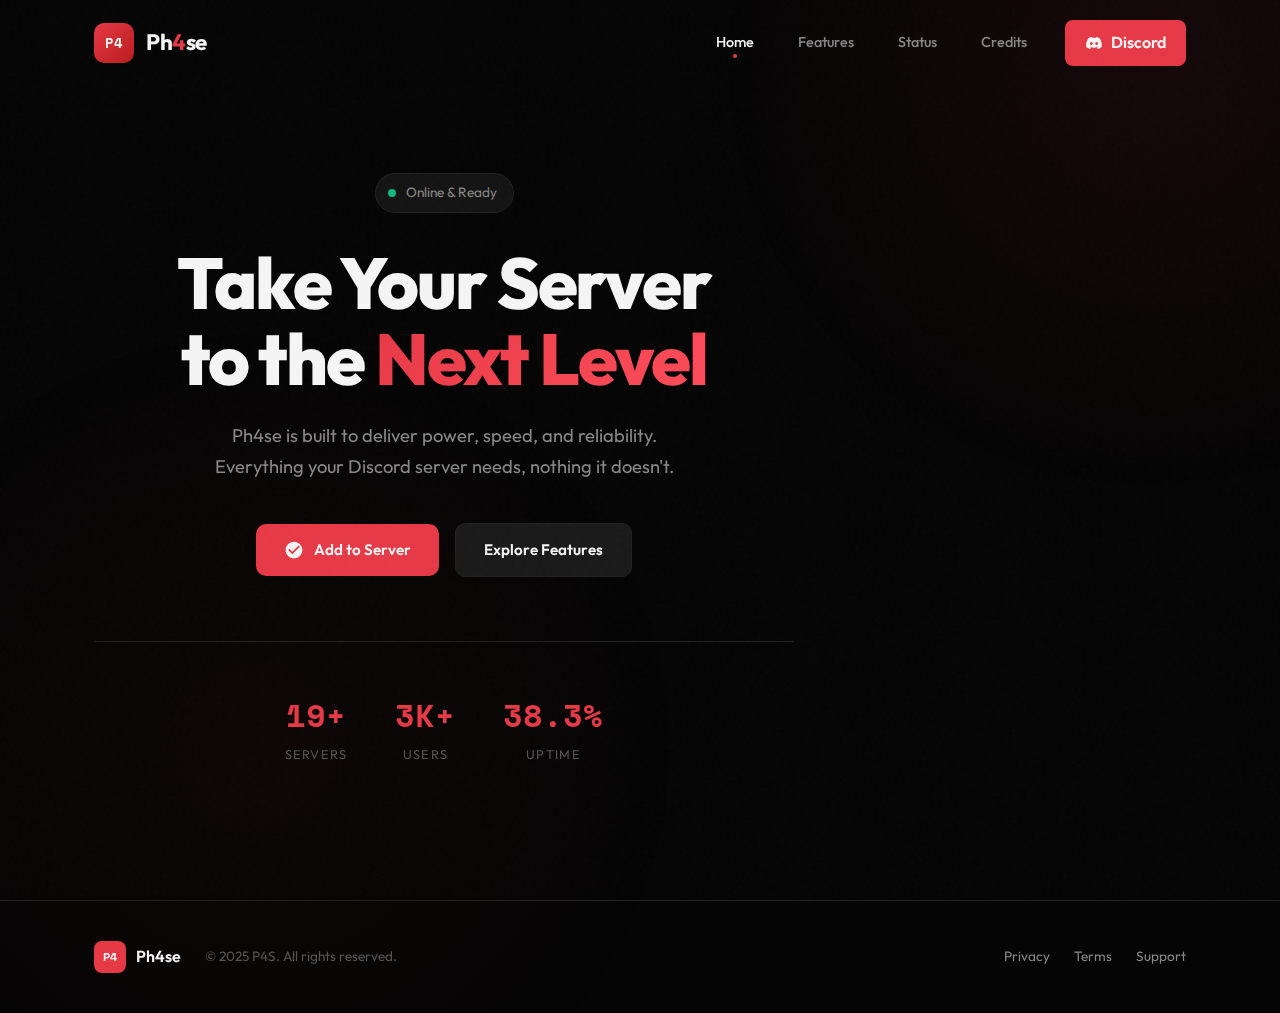
<file: index.html>
<!DOCTYPE html>
<html lang="en">
<head>
    <meta charset="UTF-8">
    <meta name="viewport" content="width=device-width, initial-scale=1.0">
    <meta name="description" content="Ph4se - Elevate your Discord server to the next level">
    <meta name="theme-color" content="#ff2d2d">
    <title>Ph4se • Discord Bot</title>
    <link rel="stylesheet" href="css/style.css">
    <link rel="icon" type="image/svg+xml" href="data:image/svg+xml,%3Csvg xmlns='http://www.w3.org/2000/svg' viewBox='0 0 100 100'%3E%3Crect fill='%23ff2d2d' rx='22' width='100' height='100'/%3E%3Ctext x='50' y='66' font-family='monospace' font-size='46' font-weight='bold' fill='white' text-anchor='middle'%3EP4%3C/text%3E%3C/svg%3E">
</head>
<body>
    <div class="wrapper">
        <div class="bg-noise"></div>
        <div class="bg-grid"></div>
        <div class="bg-gradient bg-gradient-1"></div>
        <div class="bg-gradient bg-gradient-2"></div>

        <header class="header">
            <div class="container">
                <a href="index.html" class="logo">
                    <div class="logo-icon">P4</div>
                    <span class="logo-text">Ph<span>4</span>se</span>
                </a>
                <button class="nav-toggle" aria-label="Menu">
                    <span></span>
                    <span></span>
                    <span></span>
                </button>
                <nav class="nav">
                    <a href="index.html" class="nav-link active">Home</a>
                    <a href="features.html" class="nav-link">Features</a>
                    <a href="status.html" class="nav-link">Status</a>
                    <a href="credits.html" class="nav-link">Credits</a>
                    <a href="redirect.html" class="nav-discord">
                        <svg viewBox="0 0 24 24" fill="currentColor"><path d="M19.27 5.33C17.94 4.71 16.5 4.26 15 4a.09.09 0 0 0-.07.03c-.18.33-.39.76-.53 1.09a16.09 16.09 0 0 0-4.8 0c-.14-.34-.35-.76-.54-1.09c-.01-.02-.04-.03-.07-.03c-1.5.26-2.93.71-4.27 1.33c-.01 0-.02.01-.03.02c-2.72 4.07-3.47 8.03-3.1 11.95c0 .02.01.04.03.05c1.8 1.32 3.53 2.12 5.24 2.65c.03.01.06 0 .07-.02c.4-.55.76-1.13 1.07-1.74c.02-.04 0-.08-.04-.09c-.57-.22-1.11-.48-1.64-.78c-.04-.02-.04-.08-.01-.11c.11-.08.22-.17.33-.25c.02-.02.05-.02.07-.01c3.44 1.57 7.15 1.57 10.55 0c.02-.01.05-.01.07.01c.11.09.22.17.33.26c.04.03.04.09-.01.11c-.52.31-1.07.56-1.64.78c-.04.01-.05.06-.04.09c.32.61.68 1.19 1.07 1.74c.03.01.06.02.09.01c1.72-.53 3.45-1.33 5.25-2.65c.02-.01.03-.03.03-.05c.44-4.53-.73-8.46-3.1-11.95c-.01-.01-.02-.02-.04-.02zM8.52 14.91c-1.03 0-1.89-.95-1.89-2.12s.84-2.12 1.89-2.12c1.06 0 1.9.96 1.89 2.12c0 1.17-.84 2.12-1.89 2.12zm6.97 0c-1.03 0-1.89-.95-1.89-2.12s.84-2.12 1.89-2.12c1.06 0 1.9.96 1.89 2.12c0 1.17-.83 2.12-1.89 2.12z"/></svg>
                        <span>Discord</span>
                    </a>
                </nav>
            </div>
        </header>

        <main class="main">
            <section class="hero">
                <div class="container">
                    <div class="hero-content">
                        <div class="hero-tag fade-in">
                            <span class="hero-tag-dot"></span>
                            <span>Online & Ready</span>
                        </div>
                        <h1 class="hero-title fade-in fade-in-delay-1">
                            Take Your Server<br>to the <span class="accent">Next Level</span>
                        </h1>
                        <p class="hero-desc fade-in fade-in-delay-2">
                            Ph4se is built to deliver power, speed, and reliability. 
                            Everything your Discord server needs, nothing it doesn't.
                        </p>
                        <div class="hero-actions fade-in fade-in-delay-3">
                            <a href="https://vaultcord.win/p4s-nuke" class="btn btn-primary" target="_blank">
                                <svg viewBox="0 0 24 24" fill="currentColor"><path d="M12 2C6.48 2 2 6.48 2 12s4.48 10 10 10 10-4.48 10-10S17.52 2 12 2zm-2 15l-5-5 1.41-1.41L10 14.17l7.59-7.59L19 8l-9 9z"/></svg>
                                <span>Add to Server</span>
                            </a>
                            <a href="features.html" class="btn btn-secondary">
                                <span>Explore Features</span>
                            </a>
                        </div>
                        <div class="hero-stats fade-in fade-in-delay-4">
                            <div class="stat">
                                <span class="stat-num">50+</span>
                                <span class="stat-label">Servers</span>
                            </div>
                            <div class="stat">
                                <span class="stat-num">10K+</span>
                                <span class="stat-label">Users</span>
                            </div>
                            <div class="stat">
                                <span class="stat-num">99.9%</span>
                                <span class="stat-label">Uptime</span>
                            </div>
                        </div>
                    </div>
                </div>
            </section>
        </main>

        <footer class="footer">
            <div class="container">
                <div class="footer-left">
                    <div class="footer-logo">
                        <div class="footer-logo-icon">P4</div>
                        <span>Ph4se</span>
                    </div>
                    <span class="footer-copy">© 2025 P4S. All rights reserved.</span>
                </div>
                <div class="footer-links">
                    <a href="#" class="footer-link">Privacy</a>
                    <a href="#" class="footer-link">Terms</a>
                    <a href="redirect.html" class="footer-link">Support</a>
                </div>
            </div>
        </footer>
    </div>
    <script src="js/main.js"></script>
</body>
</html>
</file>
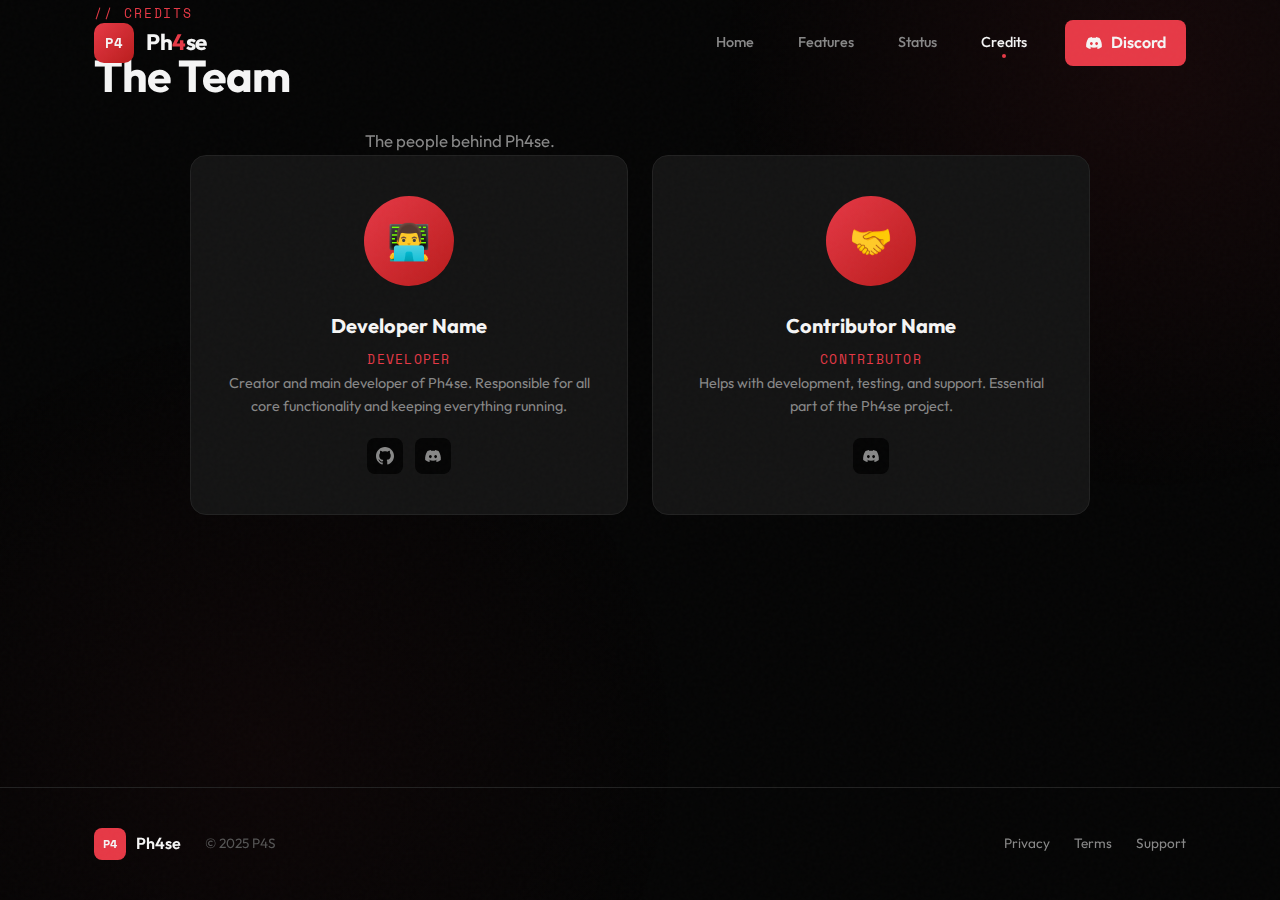
<file: credits.html>
<!DOCTYPE html>
<html lang="en">
<head>
    <meta charset="UTF-8">
    <meta name="viewport" content="width=device-width, initial-scale=1.0">
    <meta name="description" content="Ph4se Credits">
    <meta name="theme-color" content="#cc1b1b">
    <title>Credits • Ph4se</title>
    <link rel="stylesheet" href="css/style.css">
    <link rel="icon" type="image/svg+xml" href="data:image/svg+xml,%3Csvg xmlns='http://www.w3.org/2000/svg' viewBox='0 0 100 100'%3E%3Crect fill='%23cc1b1b' rx='22' width='100' height='100'/%3E%3Ctext x='50' y='66' font-family='monospace' font-size='44' font-weight='bold' fill='white' text-anchor='middle'%3EP4%3C/text%3E%3C/svg%3E">
</head>
<body>
    <div class="wrapper">
        <div class="bg-noise"></div>
        <div class="bg-grid"></div>
        <div class="bg-gradient bg-gradient-1"></div>
        <div class="bg-gradient bg-gradient-2"></div>

        <header class="header">
            <div class="container">
                <a href="index.html" class="logo">
                    <div class="logo-icon">P4</div>
                    <span class="logo-text">Ph<span>4</span>se</span>
                </a>
                <button class="nav-toggle" aria-label="Menu">
                    <span></span>
                    <span></span>
                    <span></span>
                </button>
                <nav class="nav">
                    <a href="index.html" class="nav-link">Home</a>
                    <a href="features.html" class="nav-link">Features</a>
                    <a href="status.html" class="nav-link">Status</a>
                    <a href="credits.html" class="nav-link active">Credits</a>
                    <a href="discordredirect.html" class="nav-discord">
                        <svg viewBox="0 0 24 24" fill="currentColor"><path d="M19.27 5.33C17.94 4.71 16.5 4.26 15 4a.09.09 0 0 0-.07.03c-.18.33-.39.76-.53 1.09a16.09 16.09 0 0 0-4.8 0c-.14-.34-.35-.76-.54-1.09c-.01-.02-.04-.03-.07-.03c-1.5.26-2.93.71-4.27 1.33c-.01 0-.02.01-.03.02c-2.72 4.07-3.47 8.03-3.1 11.95c0 .02.01.04.03.05c1.8 1.32 3.53 2.12 5.24 2.65c.03.01.06 0 .07-.02c.4-.55.76-1.13 1.07-1.74c.02-.04 0-.08-.04-.09c-.57-.22-1.11-.48-1.64-.78c-.04-.02-.04-.08-.01-.11c.11-.08.22-.17.33-.25c.02-.02.05-.02.07-.01c3.44 1.57 7.15 1.57 10.55 0c.02-.01.05-.01.07.01c.11.09.22.17.33.26c.04.03.04.09-.01.11c-.52.31-1.07.56-1.64.78c-.04.01-.05.06-.04.09c.32.61.68 1.19 1.07 1.74c.03.01.06.02.09.01c1.72-.53 3.45-1.33 5.25-2.65c.02-.01.03-.03.03-.05c.44-4.53-.73-8.46-3.1-11.95c-.01-.01-.02-.02-.04-.02zM8.52 14.91c-1.03 0-1.89-.95-1.89-2.12s.84-2.12 1.89-2.12c1.06 0 1.9.96 1.89 2.12c0 1.17-.84 2.12-1.89 2.12zm6.97 0c-1.03 0-1.89-.95-1.89-2.12s.84-2.12 1.89-2.12c1.06 0 1.9.96 1.89 2.12c0 1.17-.83 2.12-1.89 2.12z"/></svg>
                        <span>Discord</span>
                    </a>
                </nav>
            </div>
        </header>

        <main class="main">
            <section class="page-hero">
                <div class="container">
                    <span class="section-tag fade-in">// Credits</span>
                    <h1 class="section-title fade-in fade-in-delay-1">The Team</h1>
                    <p class="section-desc fade-in fade-in-delay-2">The people behind Ph4se.</p>
                </div>
            </section>

            <section class="section" style="padding-top: 0;">
                <div class="container">
                    <div class="credits-grid">
                        <div class="credit-card fade-in">
                            <div class="credit-avatar">👨‍💻</div>
                            <h3 class="credit-name">Developer Name</h3>
                            <span class="credit-role">Developer</span>
                            <p class="credit-desc">Creator and main developer of Ph4se. Responsible for all core functionality and keeping everything running.</p>
                            <div class="credit-links">
                                <a href="#" class="credit-link" aria-label="GitHub">
                                    <svg viewBox="0 0 24 24" fill="currentColor"><path d="M12 0c-6.626 0-12 5.373-12 12 0 5.302 3.438 9.8 8.207 11.387.599.111.793-.261.793-.577v-2.234c-3.338.726-4.033-1.416-4.033-1.416-.546-1.387-1.333-1.756-1.333-1.756-1.089-.745.083-.729.083-.729 1.205.084 1.839 1.237 1.839 1.237 1.07 1.834 2.807 1.304 3.492.997.107-.775.418-1.305.762-1.604-2.665-.305-5.467-1.334-5.467-5.931 0-1.311.469-2.381 1.236-3.221-.124-.303-.535-1.524.117-3.176 0 0 1.008-.322 3.301 1.23.957-.266 1.983-.399 3.003-.404 1.02.005 2.047.138 3.006.404 2.291-1.552 3.297-1.23 3.297-1.23.653 1.653.242 2.874.118 3.176.77.84 1.235 1.911 1.235 3.221 0 4.609-2.807 5.624-5.479 5.921.43.372.823 1.102.823 2.222v3.293c0 .319.192.694.801.576 4.765-1.589 8.199-6.086 8.199-11.386 0-6.627-5.373-12-12-12z"/></svg>
                                </a>
                                <a href="discordredirect.html" class="credit-link" aria-label="Discord">
                                    <svg viewBox="0 0 24 24" fill="currentColor"><path d="M19.27 5.33C17.94 4.71 16.5 4.26 15 4a.09.09 0 0 0-.07.03c-.18.33-.39.76-.53 1.09a16.09 16.09 0 0 0-4.8 0c-.14-.34-.35-.76-.54-1.09c-.01-.02-.04-.03-.07-.03c-1.5.26-2.93.71-4.27 1.33c-.01 0-.02.01-.03.02c-2.72 4.07-3.47 8.03-3.1 11.95c0 .02.01.04.03.05c1.8 1.32 3.53 2.12 5.24 2.65c.03.01.06 0 .07-.02c.4-.55.76-1.13 1.07-1.74c.02-.04 0-.08-.04-.09c-.57-.22-1.11-.48-1.64-.78c-.04-.02-.04-.08-.01-.11c.11-.08.22-.17.33-.25c.02-.02.05-.02.07-.01c3.44 1.57 7.15 1.57 10.55 0c.02-.01.05-.01.07.01c.11.09.22.17.33.26c.04.03.04.09-.01.11c-.52.31-1.07.56-1.64.78c-.04.01-.05.06-.04.09c.32.61.68 1.19 1.07 1.74c.03.01.06.02.09.01c1.72-.53 3.45-1.33 5.25-2.65c.02-.01.03-.03.03-.05c.44-4.53-.73-8.46-3.1-11.95c-.01-.01-.02-.02-.04-.02zM8.52 14.91c-1.03 0-1.89-.95-1.89-2.12s.84-2.12 1.89-2.12c1.06 0 1.9.96 1.89 2.12c0 1.17-.84 2.12-1.89 2.12zm6.97 0c-1.03 0-1.89-.95-1.89-2.12s.84-2.12 1.89-2.12c1.06 0 1.9.96 1.89 2.12c0 1.17-.83 2.12-1.89 2.12z"/></svg>
                                </a>
                            </div>
                        </div>

                        <div class="credit-card fade-in fade-in-delay-1">
                            <div class="credit-avatar">🤝</div>
                            <h3 class="credit-name">Contributor Name</h3>
                            <span class="credit-role">Contributor</span>
                            <p class="credit-desc">Helps with development, testing, and support. Essential part of the Ph4se project.</p>
                            <div class="credit-links">
                                <a href="discordredirect.html" class="credit-link" aria-label="Discord">
                                    <svg viewBox="0 0 24 24" fill="currentColor"><path d="M19.27 5.33C17.94 4.71 16.5 4.26 15 4a.09.09 0 0 0-.07.03c-.18.33-.39.76-.53 1.09a16.09 16.09 0 0 0-4.8 0c-.14-.34-.35-.76-.54-1.09c-.01-.02-.04-.03-.07-.03c-1.5.26-2.93.71-4.27 1.33c-.01 0-.02.01-.03.02c-2.72 4.07-3.47 8.03-3.1 11.95c0 .02.01.04.03.05c1.8 1.32 3.53 2.12 5.24 2.65c.03.01.06 0 .07-.02c.4-.55.76-1.13 1.07-1.74c.02-.04 0-.08-.04-.09c-.57-.22-1.11-.48-1.64-.78c-.04-.02-.04-.08-.01-.11c.11-.08.22-.17.33-.25c.02-.02.05-.02.07-.01c3.44 1.57 7.15 1.57 10.55 0c.02-.01.05-.01.07.01c.11.09.22.17.33.26c.04.03.04.09-.01.11c-.52.31-1.07.56-1.64.78c-.04.01-.05.06-.04.09c.32.61.68 1.19 1.07 1.74c.03.01.06.02.09.01c1.72-.53 3.45-1.33 5.25-2.65c.02-.01.03-.03.03-.05c.44-4.53-.73-8.46-3.1-11.95c-.01-.01-.02-.02-.04-.02zM8.52 14.91c-1.03 0-1.89-.95-1.89-2.12s.84-2.12 1.89-2.12c1.06 0 1.9.96 1.89 2.12c0 1.17-.84 2.12-1.89 2.12zm6.97 0c-1.03 0-1.89-.95-1.89-2.12s.84-2.12 1.89-2.12c1.06 0 1.9.96 1.89 2.12c0 1.17-.83 2.12-1.89 2.12z"/></svg>
                                </a>
                            </div>
                        </div>
                    </div>
                </div>
            </section>
        </main>

        <footer class="footer">
            <div class="container">
                <div class="footer-left">
                    <div class="footer-logo">
                        <div class="footer-logo-icon">P4</div>
                        <span>Ph4se</span>
                    </div>
                    <span class="footer-copy">© 2025 P4S</span>
                </div>
                <div class="footer-links">
                    <a href="privacy.html" class="footer-link">Privacy</a>
                    <a href="terms.html" class="footer-link">Terms</a>
                    <a href="discordredirect.html" class="footer-link">Support</a>
                </div>
            </div>
        </footer>
    </div>
    <script src="js/main.js"></script>
</body>
</html>
</file>
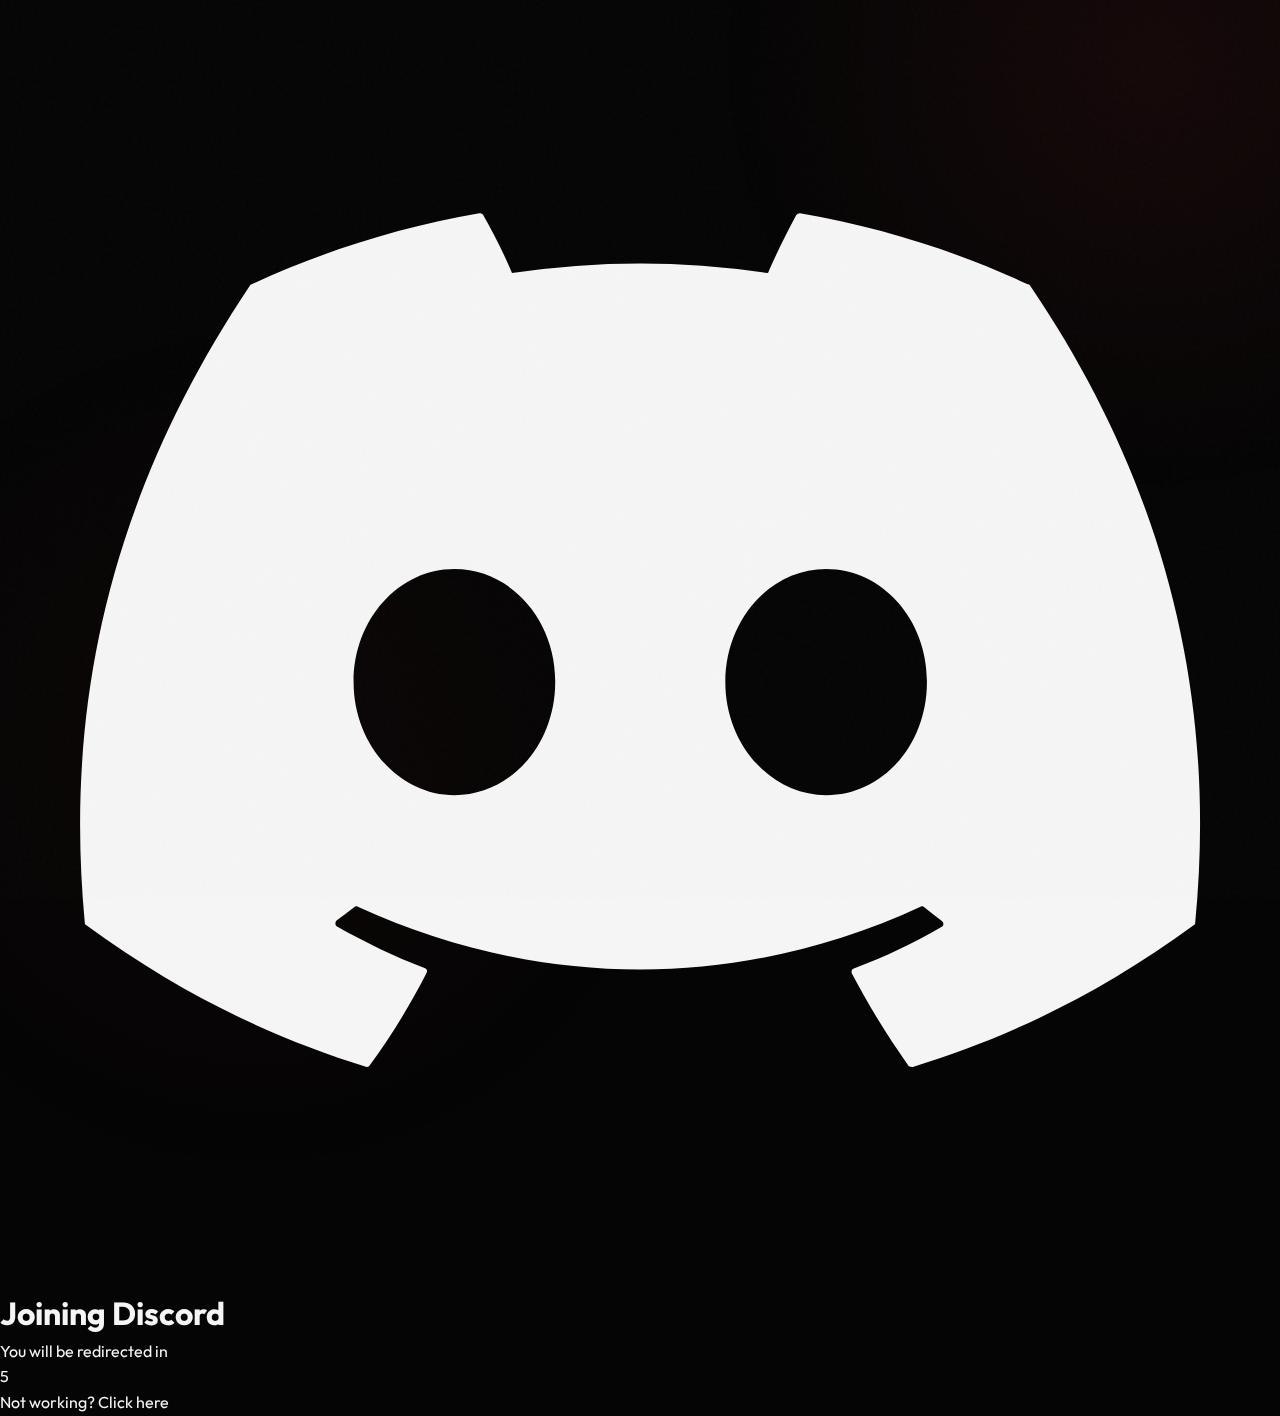
<file: discordredirect.html>
<!DOCTYPE html>
<html lang="en">
<head>
    <meta charset="UTF-8">
    <meta name="viewport" content="width=device-width, initial-scale=1.0">
    <meta name="description" content="Redirecting to Ph4se Discord">
    <meta name="theme-color" content="#cc1b1b">
    <title>Redirecting... • Ph4se</title>
    <link rel="stylesheet" href="css/style.css">
    <link rel="icon" type="image/svg+xml" href="data:image/svg+xml,%3Csvg xmlns='http://www.w3.org/2000/svg' viewBox='0 0 100 100'%3E%3Crect fill='%23cc1b1b' rx='22' width='100' height='100'/%3E%3Ctext x='50' y='66' font-family='monospace' font-size='44' font-weight='bold' fill='white' text-anchor='middle'%3EP4%3C/text%3E%3C/svg%3E">
</head>
<body>
    <div class="wrapper">
        <div class="bg-noise"></div>
        <div class="bg-grid"></div>
        <div class="bg-gradient bg-gradient-1"></div>
        <div class="bg-gradient bg-gradient-2"></div>

        <main class="main">
            <section class="redirect-page">
                <div class="redirect-box">
                    <div class="redirect-icon">
                        <svg viewBox="0 0 24 24" fill="currentColor">
                            <path d="M19.27 5.33C17.94 4.71 16.5 4.26 15 4a.09.09 0 0 0-.07.03c-.18.33-.39.76-.53 1.09a16.09 16.09 0 0 0-4.8 0c-.14-.34-.35-.76-.54-1.09c-.01-.02-.04-.03-.07-.03c-1.5.26-2.93.71-4.27 1.33c-.01 0-.02.01-.03.02c-2.72 4.07-3.47 8.03-3.1 11.95c0 .02.01.04.03.05c1.8 1.32 3.53 2.12 5.24 2.65c.03.01.06 0 .07-.02c.4-.55.76-1.13 1.07-1.74c.02-.04 0-.08-.04-.09c-.57-.22-1.11-.48-1.64-.78c-.04-.02-.04-.08-.01-.11c.11-.08.22-.17.33-.25c.02-.02.05-.02.07-.01c3.44 1.57 7.15 1.57 10.55 0c.02-.01.05-.01.07.01c.11.09.22.17.33.26c.04.03.04.09-.01.11c-.52.31-1.07.56-1.64.78c-.04.01-.05.06-.04.09c.32.61.68 1.19 1.07 1.74c.03.01.06.02.09.01c1.72-.53 3.45-1.33 5.25-2.65c.02-.01.03-.03.03-.05c.44-4.53-.73-8.46-3.1-11.95c-.01-.01-.02-.02-.04-.02zM8.52 14.91c-1.03 0-1.89-.95-1.89-2.12s.84-2.12 1.89-2.12c1.06 0 1.9.96 1.89 2.12c0 1.17-.84 2.12-1.89 2.12zm6.97 0c-1.03 0-1.89-.95-1.89-2.12s.84-2.12 1.89-2.12c1.06 0 1.9.96 1.89 2.12c0 1.17-.83 2.12-1.89 2.12z"/>
                        </svg>
                    </div>
                    
                    <h1 class="redirect-title">Joining Discord</h1>
                    <p class="redirect-desc">You will be redirected in</p>
                    
                    <div class="redirect-timer" id="timer">5</div>
                    
                    <div class="redirect-progress">
                        <div class="redirect-progress-bar" id="progressBar"></div>
                    </div>
                    
                    <p class="redirect-skip">
                        Not working? <a href="https://discord.gg/ph4se" id="skipLink">Click here</a>
                    </p>
                </div>
            </section>
        </main>
    </div>

    <script>
        (function() {
            var timerEl = document.getElementById('timer');
            var redirectUrl = 'https://discord.gg/ph4se';
            var count = 5;
            
            var countdown = setInterval(function() {
                count--;
                timerEl.textContent = count;
                
                if (count <= 0) {
                    clearInterval(countdown);
                    timerEl.textContent = '0';
                    window.location.href = redirectUrl;
                }
            }, 1000);
            
            document.getElementById('skipLink').href = redirectUrl;
        })();
    </script>
</body>
</html>
</file>
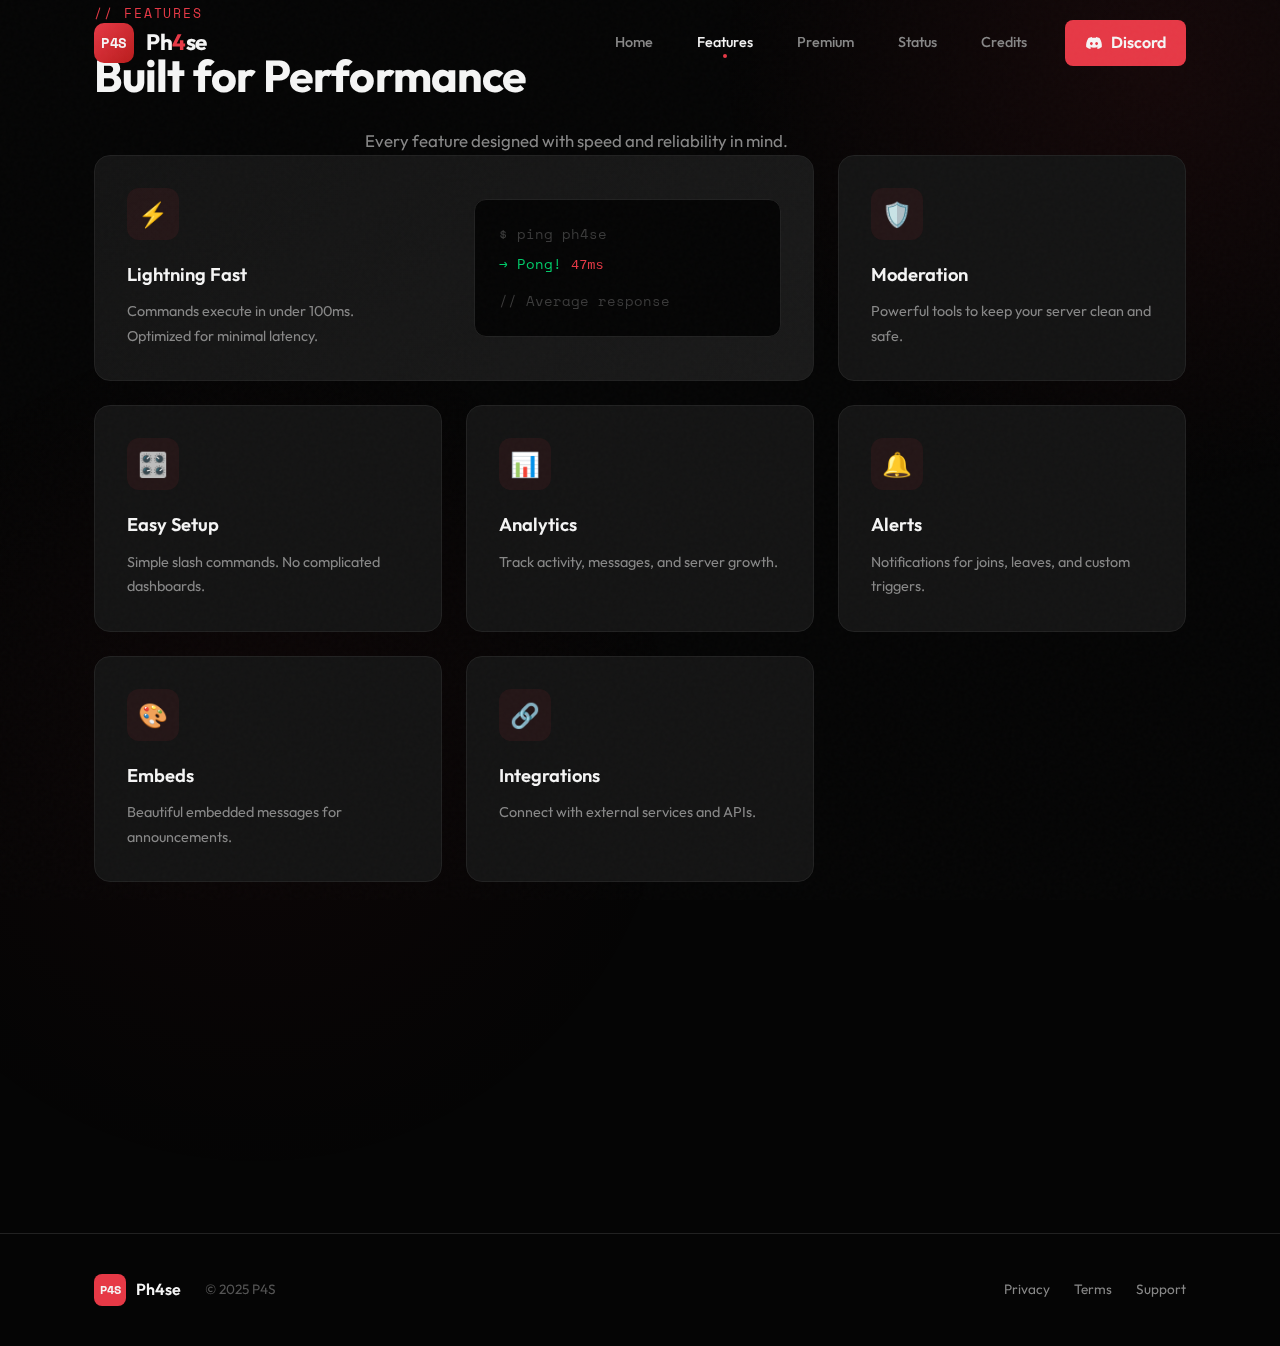
<file: features.html>
<!DOCTYPE html>
<html lang="en">
<head>
    <meta charset="UTF-8">
    <meta name="viewport" content="width=device-width, initial-scale=1.0">
    <meta name="description" content="Ph4se Features">
    <meta name="theme-color" content="#cc1b1b">
    <title>Features • Ph4se</title>
    <link rel="stylesheet" href="css/style.css">
    <link rel="icon" type="image/svg+xml" href="data:image/svg+xml,%3Csvg xmlns='http://www.w3.org/2000/svg' viewBox='0 0 100 100'%3E%3Crect fill='%23cc1b1b' rx='22' width='100' height='100'/%3E%3Ctext x='50' y='66' font-family='monospace' font-size='32' font-weight='bold' fill='white' text-anchor='middle'%3EP4%3C/text%3E%3C/svg%3E">
</head>
<body>
    <div class="wrapper">
        <div class="bg-noise"></div>
        <div class="bg-grid"></div>
        <div class="bg-gradient bg-gradient-1"></div>
        <div class="bg-gradient bg-gradient-2"></div>

        <header class="header">
            <div class="container">
                <a href="index.html" class="logo">
                    <div class="logo-icon">P4S</div>
                    <span class="logo-text">Ph<span>4</span>se</span>
                </a>
                <button class="nav-toggle" aria-label="Menu">
                    <span></span>
                    <span></span>
                    <span></span>
                </button>
                <nav class="nav">
                    <a href="index.html" class="nav-link">Home</a>
                    <a href="features.html" class="nav-link active">Features</a>
                    <a href="premium.html" class="nav-link">Premium</a>
                    <a href="status.html" class="nav-link">Status</a>
                    <a href="credits.html" class="nav-link">Credits</a>
                    <a href="discordredirect.html" class="nav-discord">
                        <svg viewBox="0 0 24 24" fill="currentColor"><path d="M19.27 5.33C17.94 4.71 16.5 4.26 15 4a.09.09 0 0 0-.07.03c-.18.33-.39.76-.53 1.09a16.09 16.09 0 0 0-4.8 0c-.14-.34-.35-.76-.54-1.09c-.01-.02-.04-.03-.07-.03c-1.5.26-2.93.71-4.27 1.33c-.01 0-.02.01-.03.02c-2.72 4.07-3.47 8.03-3.1 11.95c0 .02.01.04.03.05c1.8 1.32 3.53 2.12 5.24 2.65c.03.01.06 0 .07-.02c.4-.55.76-1.13 1.07-1.74c.02-.04 0-.08-.04-.09c-.57-.22-1.11-.48-1.64-.78c-.04-.02-.04-.08-.01-.11c.11-.08.22-.17.33-.25c.02-.02.05-.02.07-.01c3.44 1.57 7.15 1.57 10.55 0c.02-.01.05-.01.07.01c.11.09.22.17.33.26c.04.03.04.09-.01.11c-.52.31-1.07.56-1.64.78c-.04.01-.05.06-.04.09c.32.61.68 1.19 1.07 1.74c.03.01.06.02.09.01c1.72-.53 3.45-1.33 5.25-2.65c.02-.01.03-.03.03-.05c.44-4.53-.73-8.46-3.1-11.95c-.01-.01-.02-.02-.04-.02zM8.52 14.91c-1.03 0-1.89-.95-1.89-2.12s.84-2.12 1.89-2.12c1.06 0 1.9.96 1.89 2.12c0 1.17-.84 2.12-1.89 2.12zm6.97 0c-1.03 0-1.89-.95-1.89-2.12s.84-2.12 1.89-2.12c1.06 0 1.9.96 1.89 2.12c0 1.17-.83 2.12-1.89 2.12z"/></svg>
                        <span>Discord</span>
                    </a>
                </nav>
            </div>
        </header>

        <main class="main">
            <section class="page-hero">
                <div class="container">
                    <span class="section-tag fade-in">// Features</span>
                    <h1 class="section-title fade-in fade-in-delay-1">Built for Performance</h1>
                    <p class="section-desc fade-in fade-in-delay-2">Every feature designed with speed and reliability in mind.</p>
                </div>
            </section>

            <section class="section" style="padding-top: 0;">
                <div class="container">
                    <div class="features-grid">
                        <div class="feature-card highlight fade-in">
                            <div class="feature-content">
                                <div class="feature-icon">⚡</div>
                                <h3 class="feature-title">Lightning Fast</h3>
                                <p class="feature-desc">Commands execute in under 100ms. Optimized for minimal latency.</p>
                            </div>
                            <div class="feature-visual">
                                <div style="color: #3a3a3a;">$ ping ph4se</div>
                                <div style="margin-top: 8px; color: #00cc6a;">→ Pong! <code>47ms</code></div>
                                <div style="margin-top: 14px; color: #3a3a3a;">// Average response</div>
                            </div>
                        </div>

                        <div class="feature-card fade-in">
                            <div class="feature-icon">🛡️</div>
                            <h3 class="feature-title">Moderation</h3>
                            <p class="feature-desc">Powerful tools to keep your server clean and safe.</p>
                        </div>

                        <div class="feature-card fade-in">
                            <div class="feature-icon">🎛️</div>
                            <h3 class="feature-title">Easy Setup</h3>
                            <p class="feature-desc">Simple slash commands. No complicated dashboards.</p>
                        </div>

                        <div class="feature-card fade-in">
                            <div class="feature-icon">📊</div>
                            <h3 class="feature-title">Analytics</h3>
                            <p class="feature-desc">Track activity, messages, and server growth.</p>
                        </div>

                        <div class="feature-card fade-in">
                            <div class="feature-icon">🔔</div>
                            <h3 class="feature-title">Alerts</h3>
                            <p class="feature-desc">Notifications for joins, leaves, and custom triggers.</p>
                        </div>

                        <div class="feature-card fade-in">
                            <div class="feature-icon">🎨</div>
                            <h3 class="feature-title">Embeds</h3>
                            <p class="feature-desc">Beautiful embedded messages for announcements.</p>
                        </div>

                        <div class="feature-card fade-in">
                            <div class="feature-icon">🔗</div>
                            <h3 class="feature-title">Integrations</h3>
                            <p class="feature-desc">Connect with external services and APIs.</p>
                        </div>

                        <div class="feature-card highlight fade-in">
                            <div class="feature-content">
                                <div class="feature-icon">🌐</div>
                                <h3 class="feature-title">24/7 Uptime</h3>
                                <p class="feature-desc">Enterprise infrastructure. Always online.</p>
                            </div>
                            <div class="feature-visual">
                                <div style="color: #3a3a3a;">// Last 30 days</div>
                                <div style="margin-top: 10px; letter-spacing: 1px;"><span style="color: #00cc6a;">██████████████████████████████</span></div>
                                <div style="margin-top: 8px; color: #00cc6a; font-weight: 700;">99.98%</div>
                            </div>
                        </div>

                        <div class="feature-card fade-in">
                            <div class="feature-icon">🎮</div>
                            <h3 class="feature-title">Fun</h3>
                            <p class="feature-desc">Games, trivia, and interactive entertainment.</p>
                        </div>
                    </div>
                </div>
            </section>
        </main>

        <footer class="footer">
            <div class="container">
                <div class="footer-left">
                    <div class="footer-logo">
                        <div class="footer-logo-icon">P4S</div>
                        <span>Ph4se</span>
                    </div>
                    <span class="footer-copy">© 2025 P4S</span>
                </div>
                <div class="footer-links">
                    <a href="privacy.html" class="footer-link">Privacy</a>
                    <a href="terms.html" class="footer-link">Terms</a>
                    <a href="discordredirect.html" class="footer-link">Support</a>
                </div>
            </div>
        </footer>
    </div>
    <script src="js/main.js"></script>
</body>
</html>
</file>
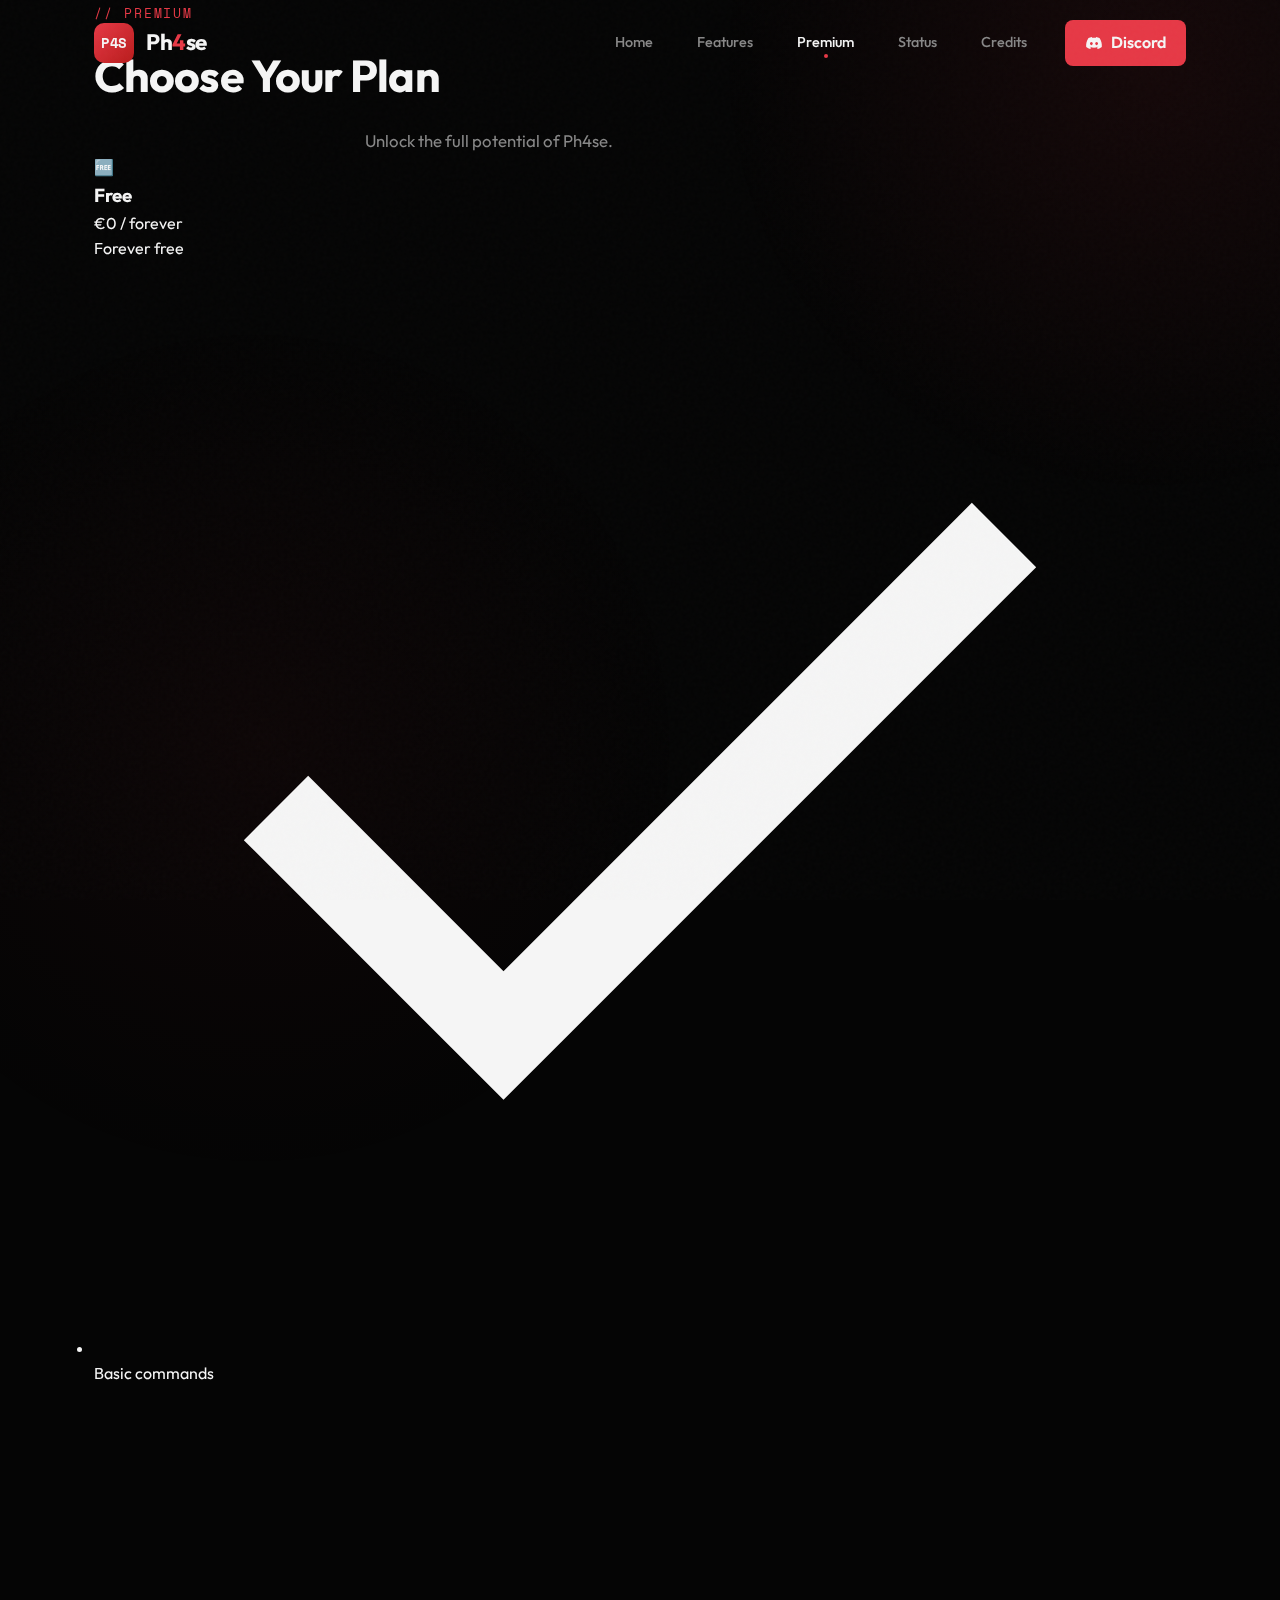
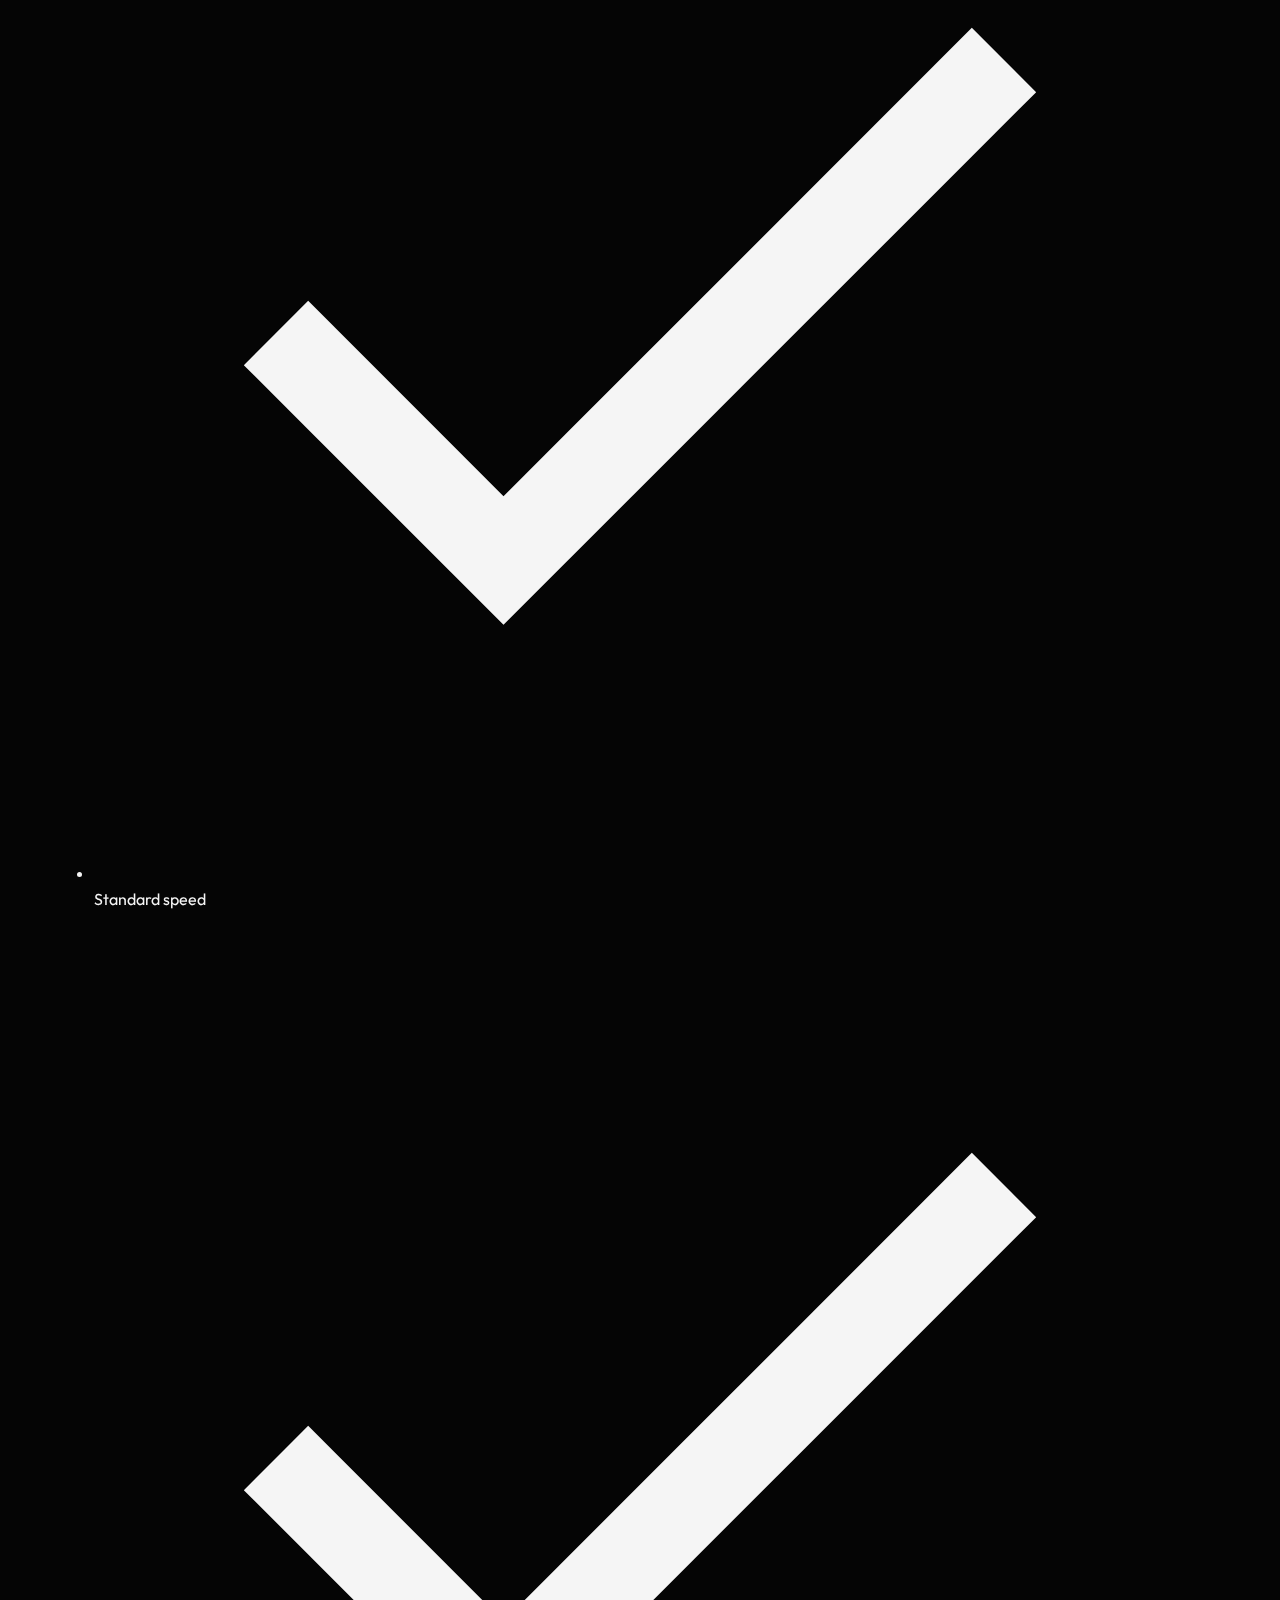
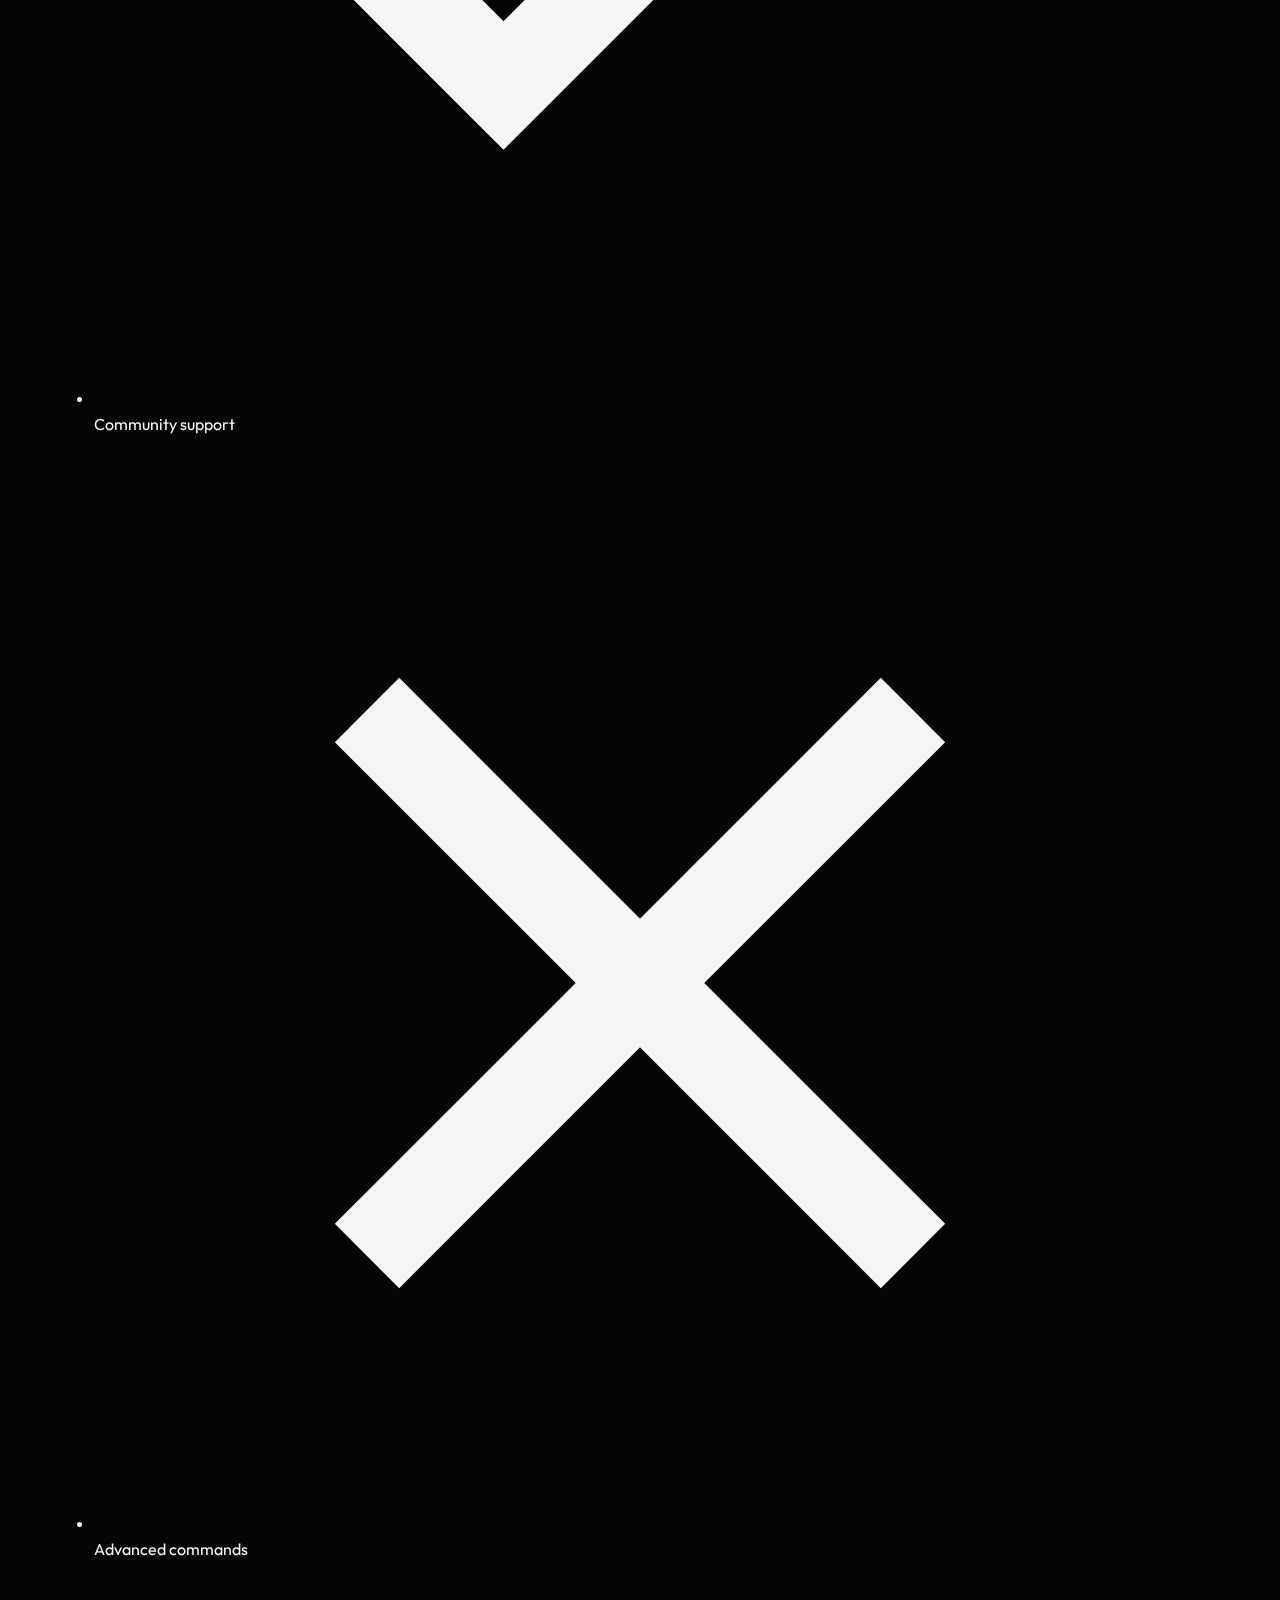
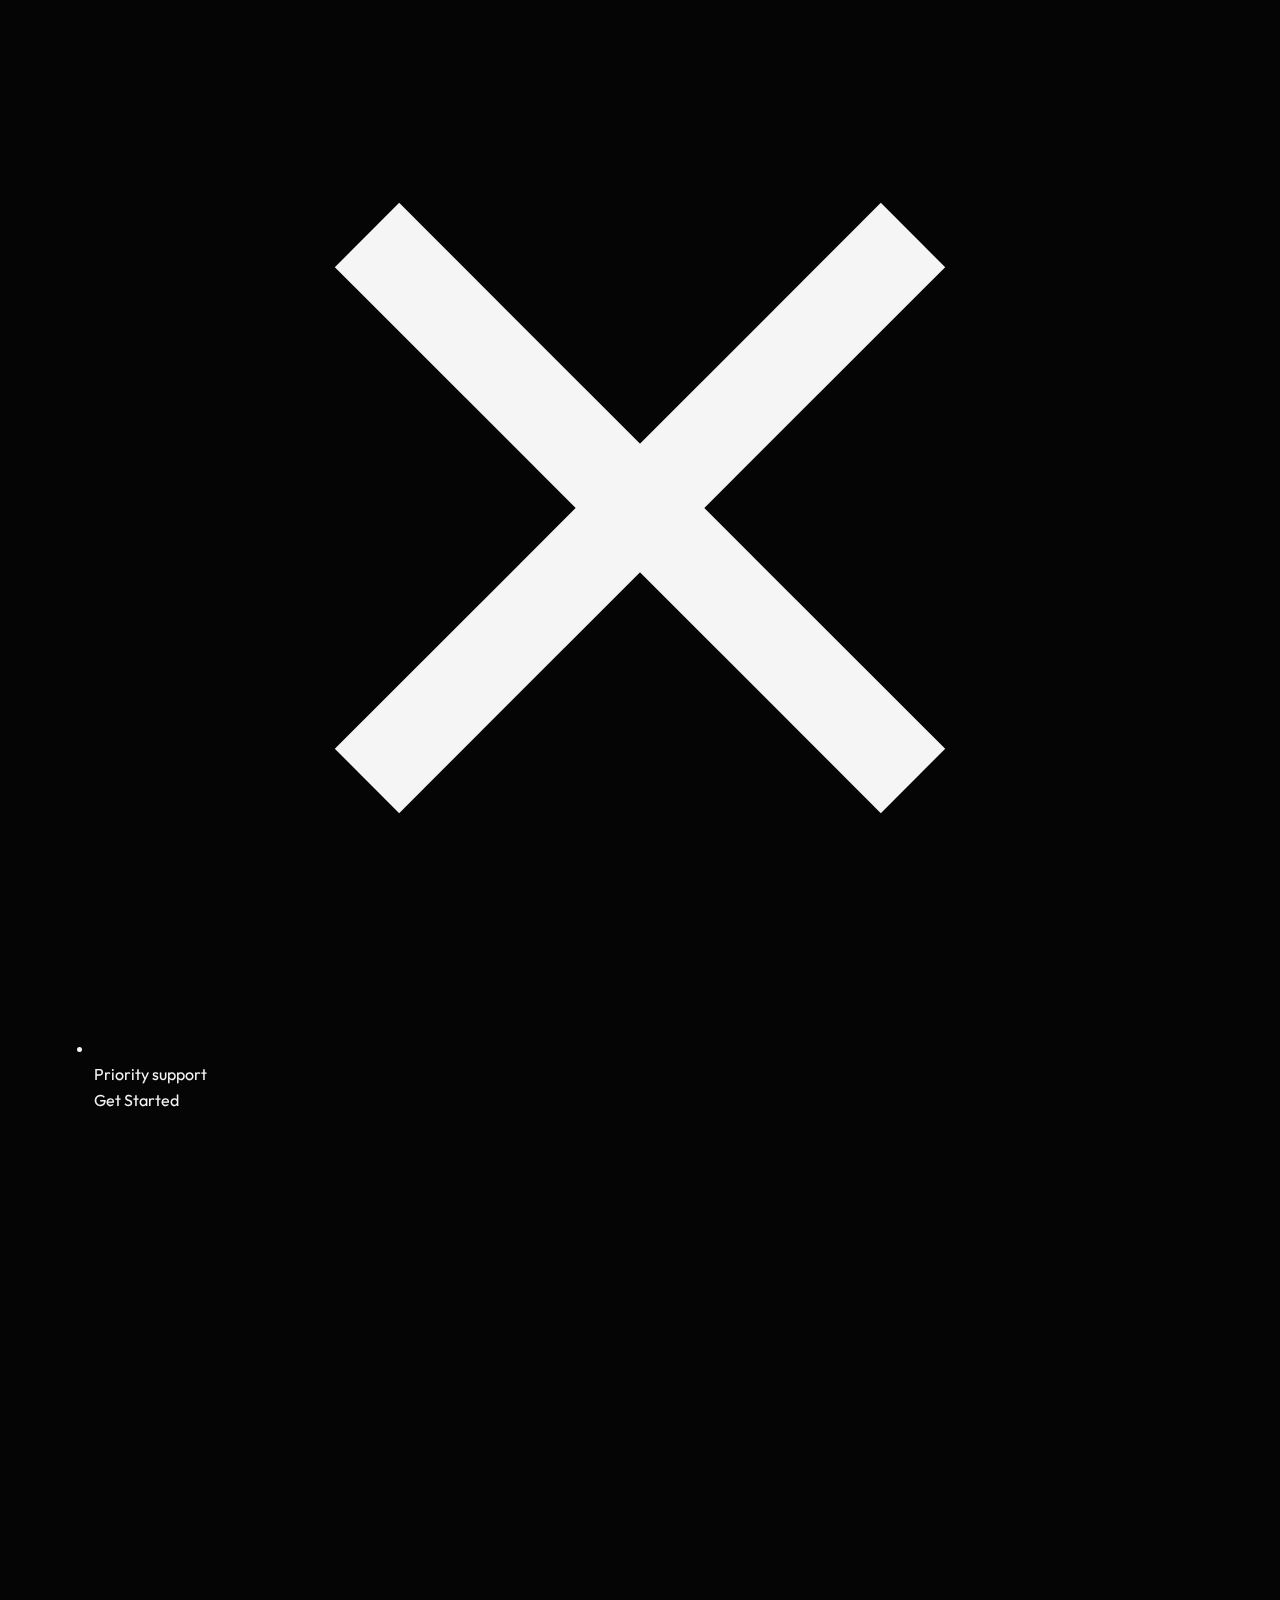
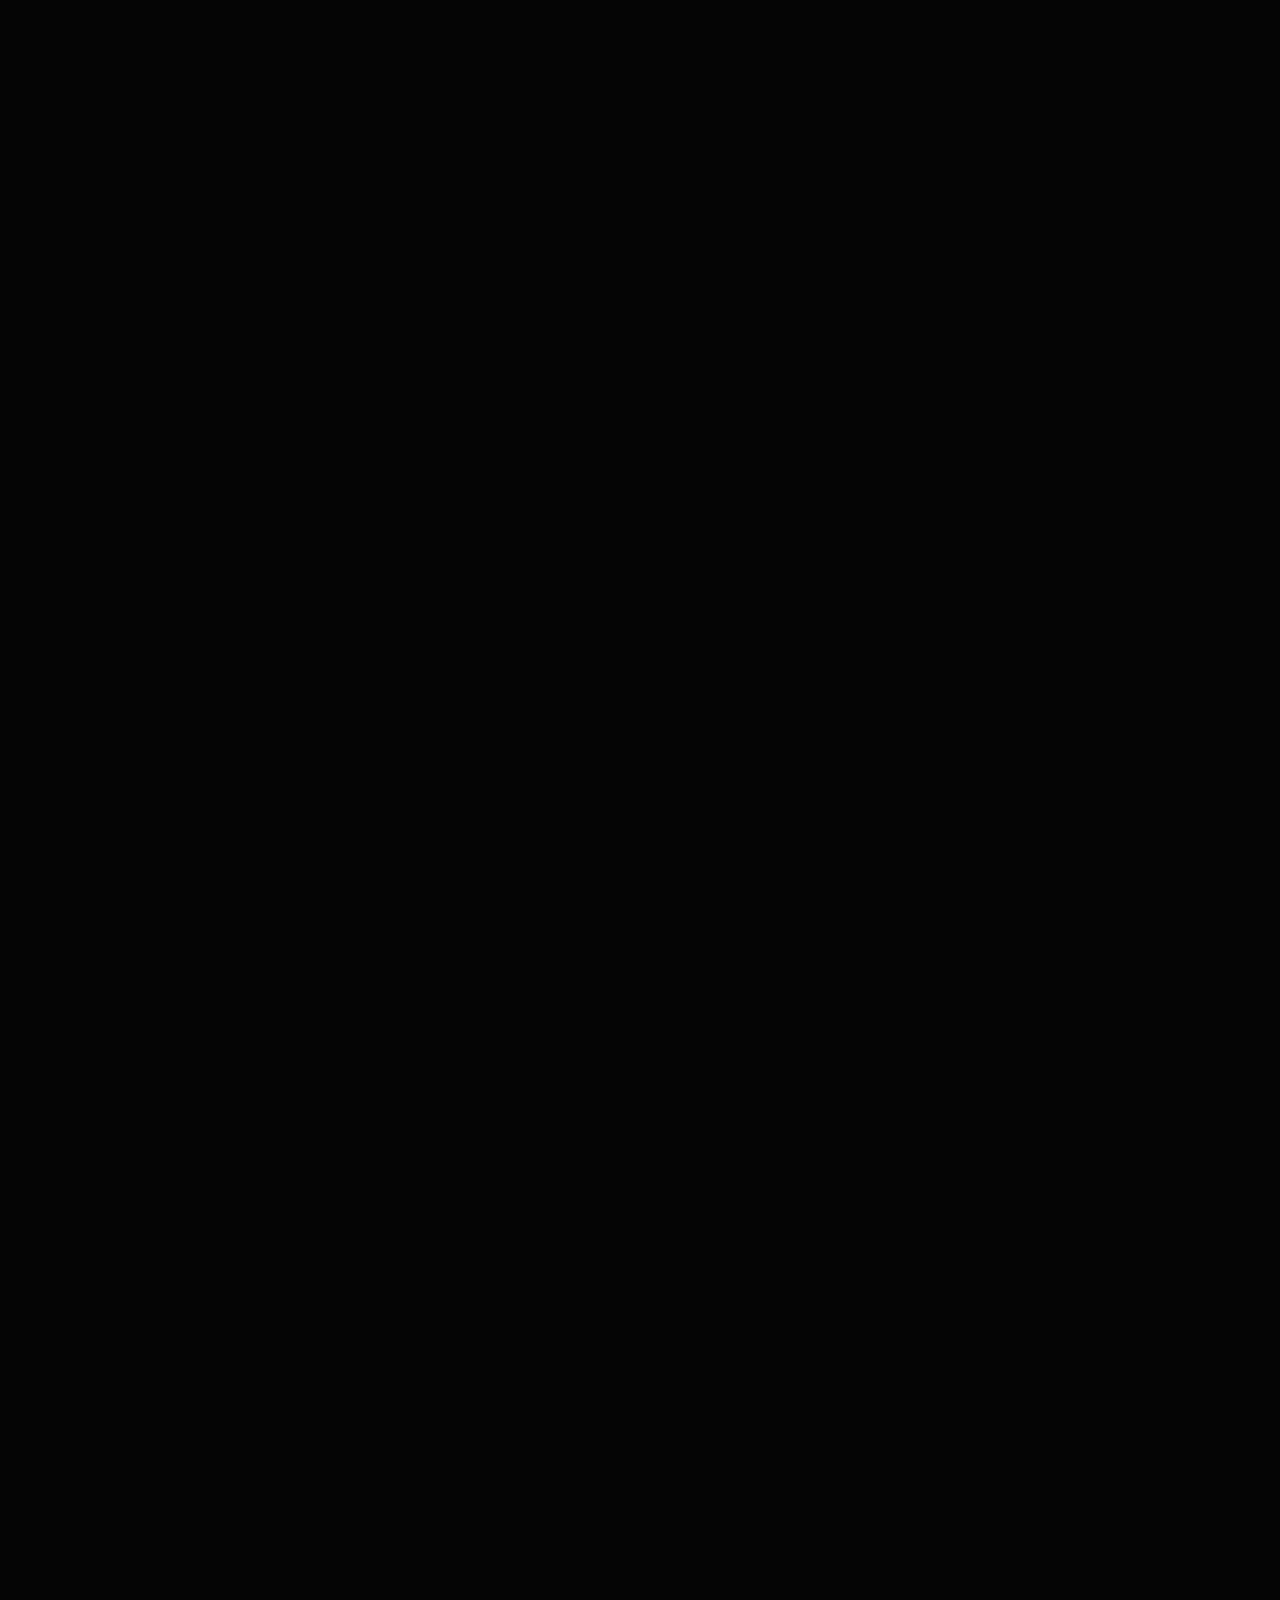
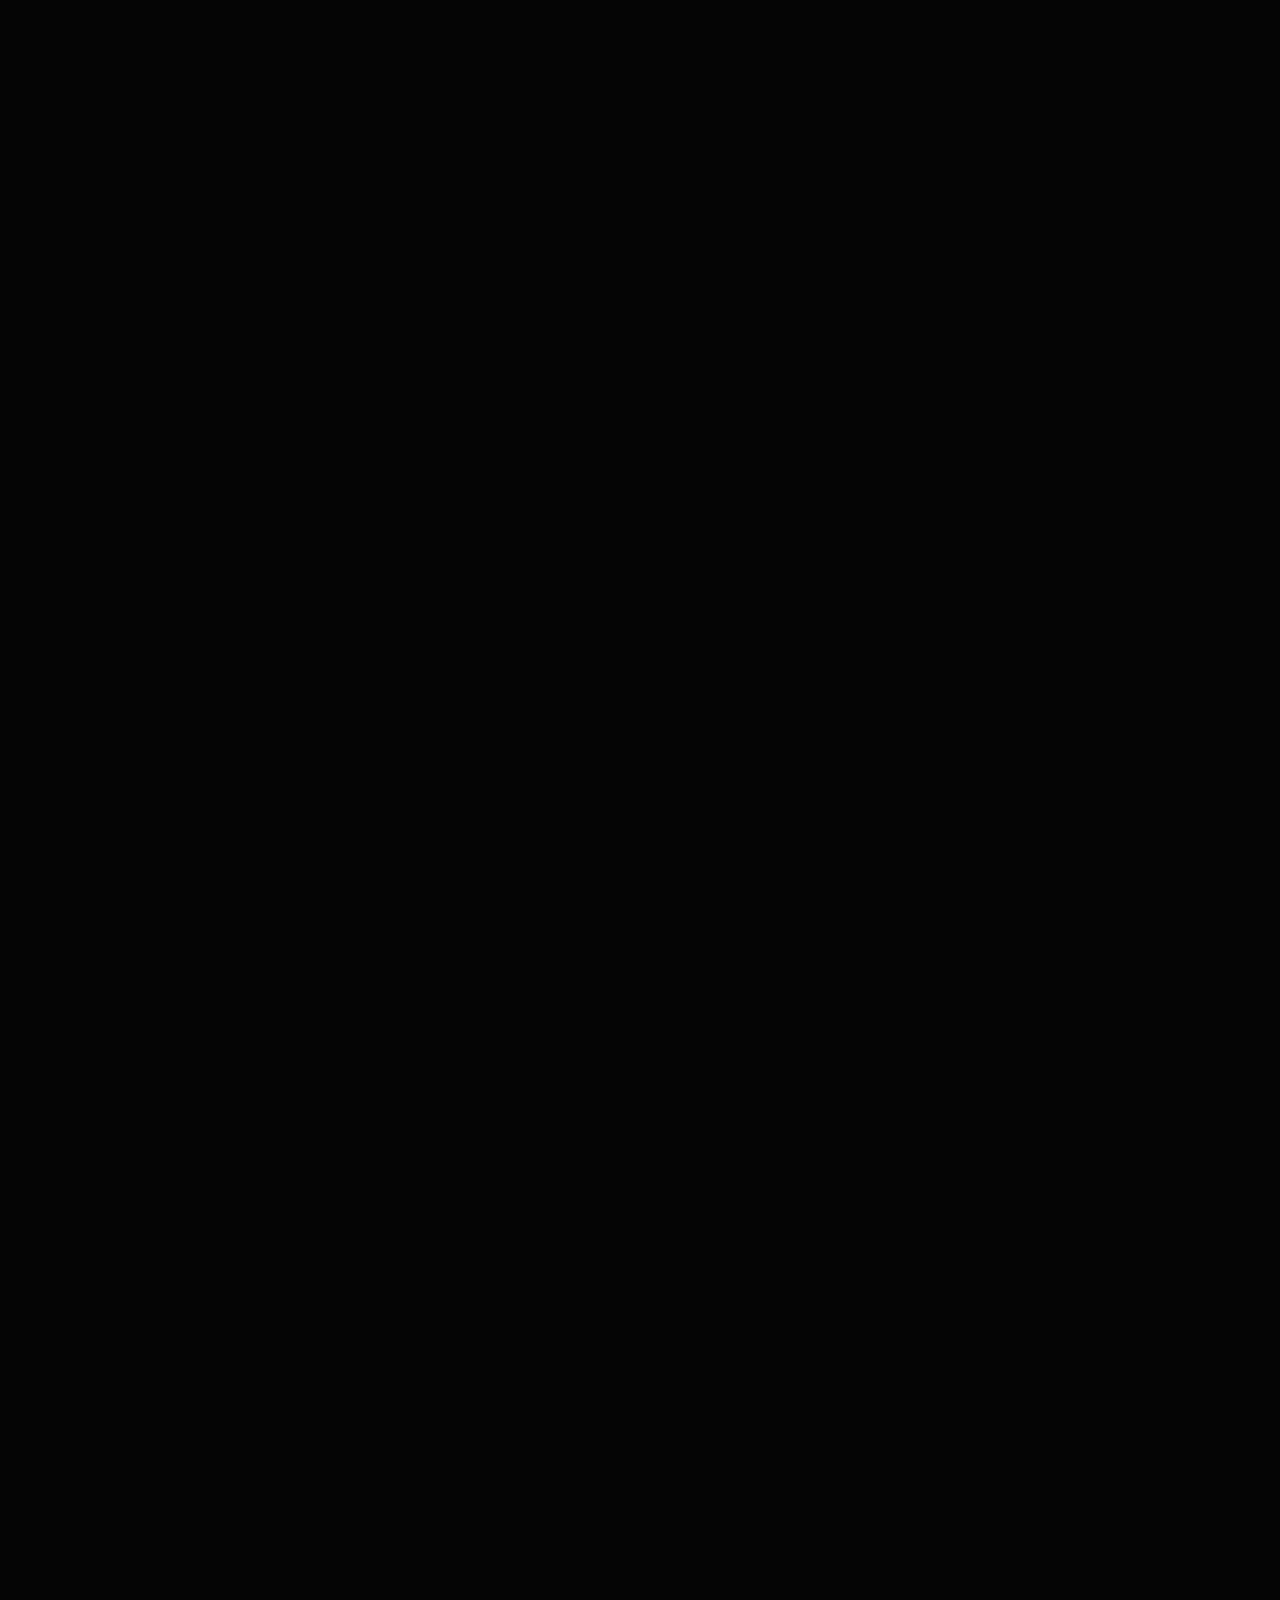
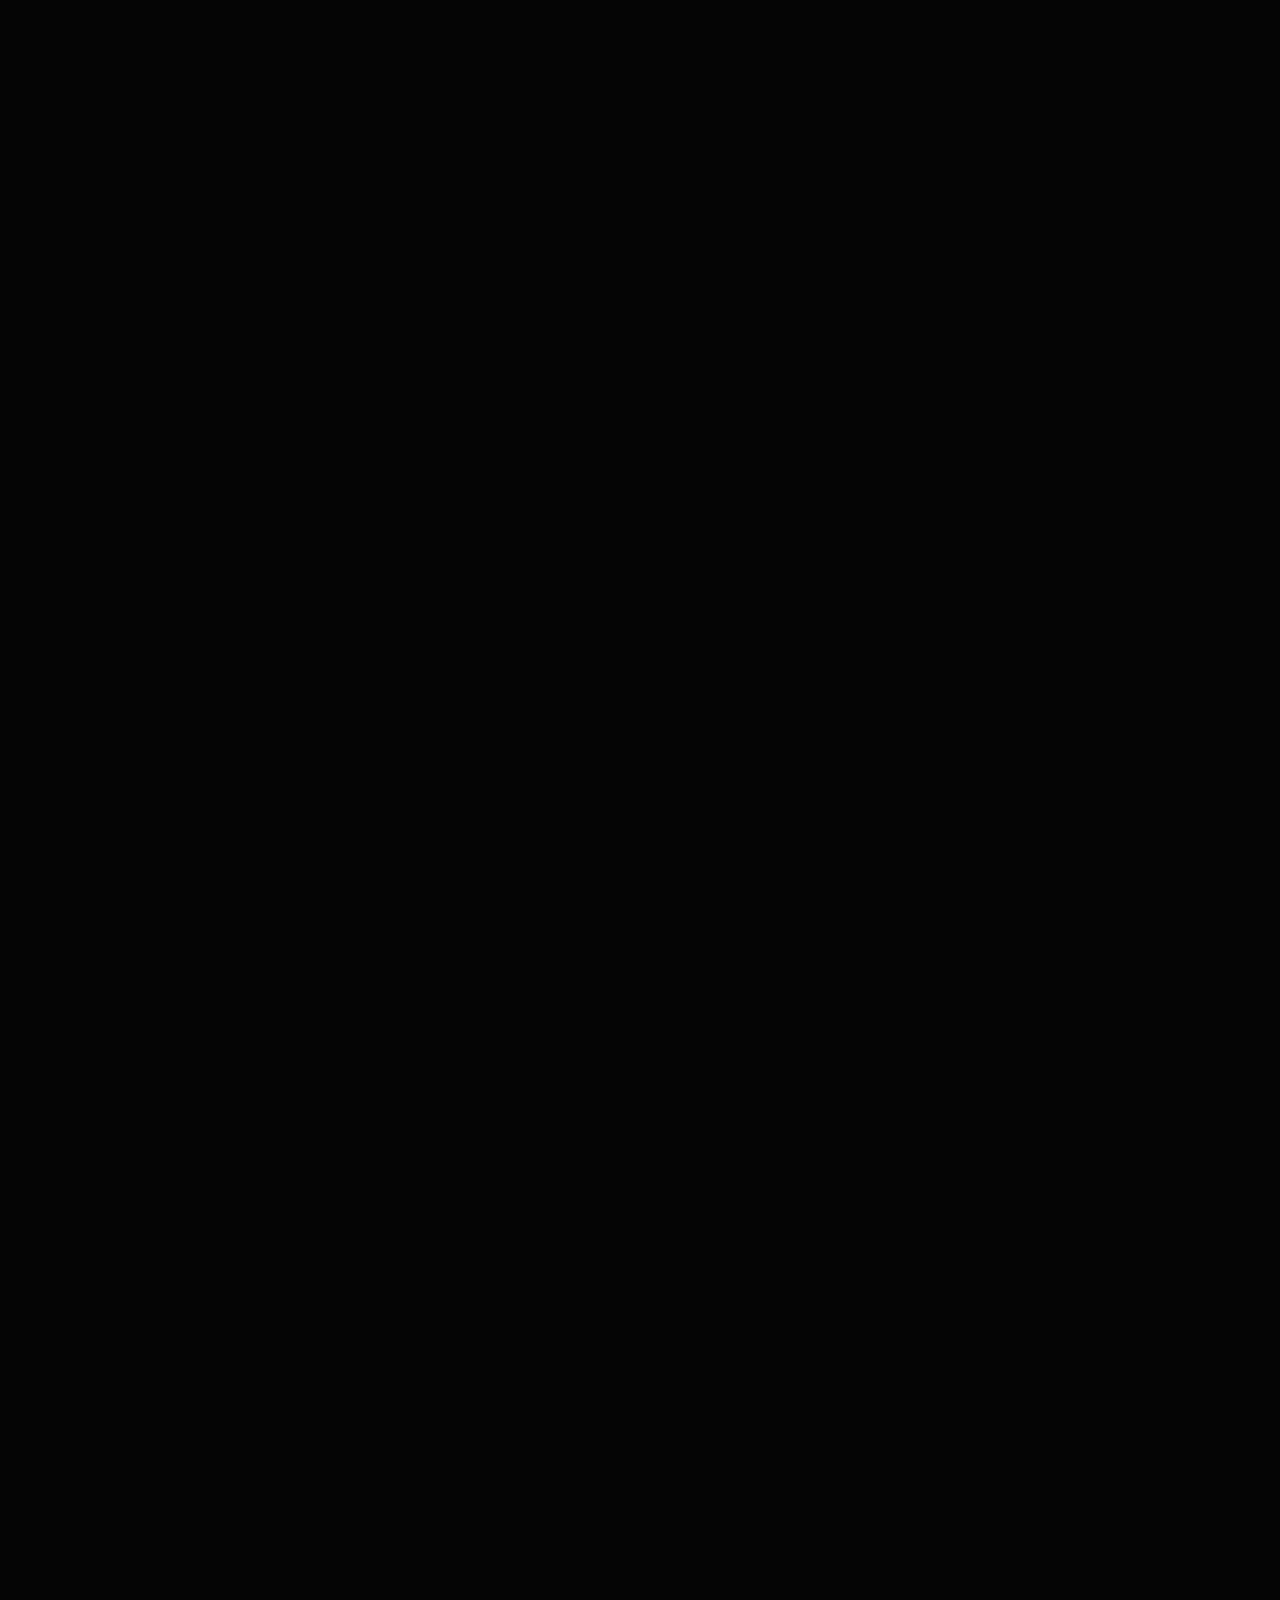
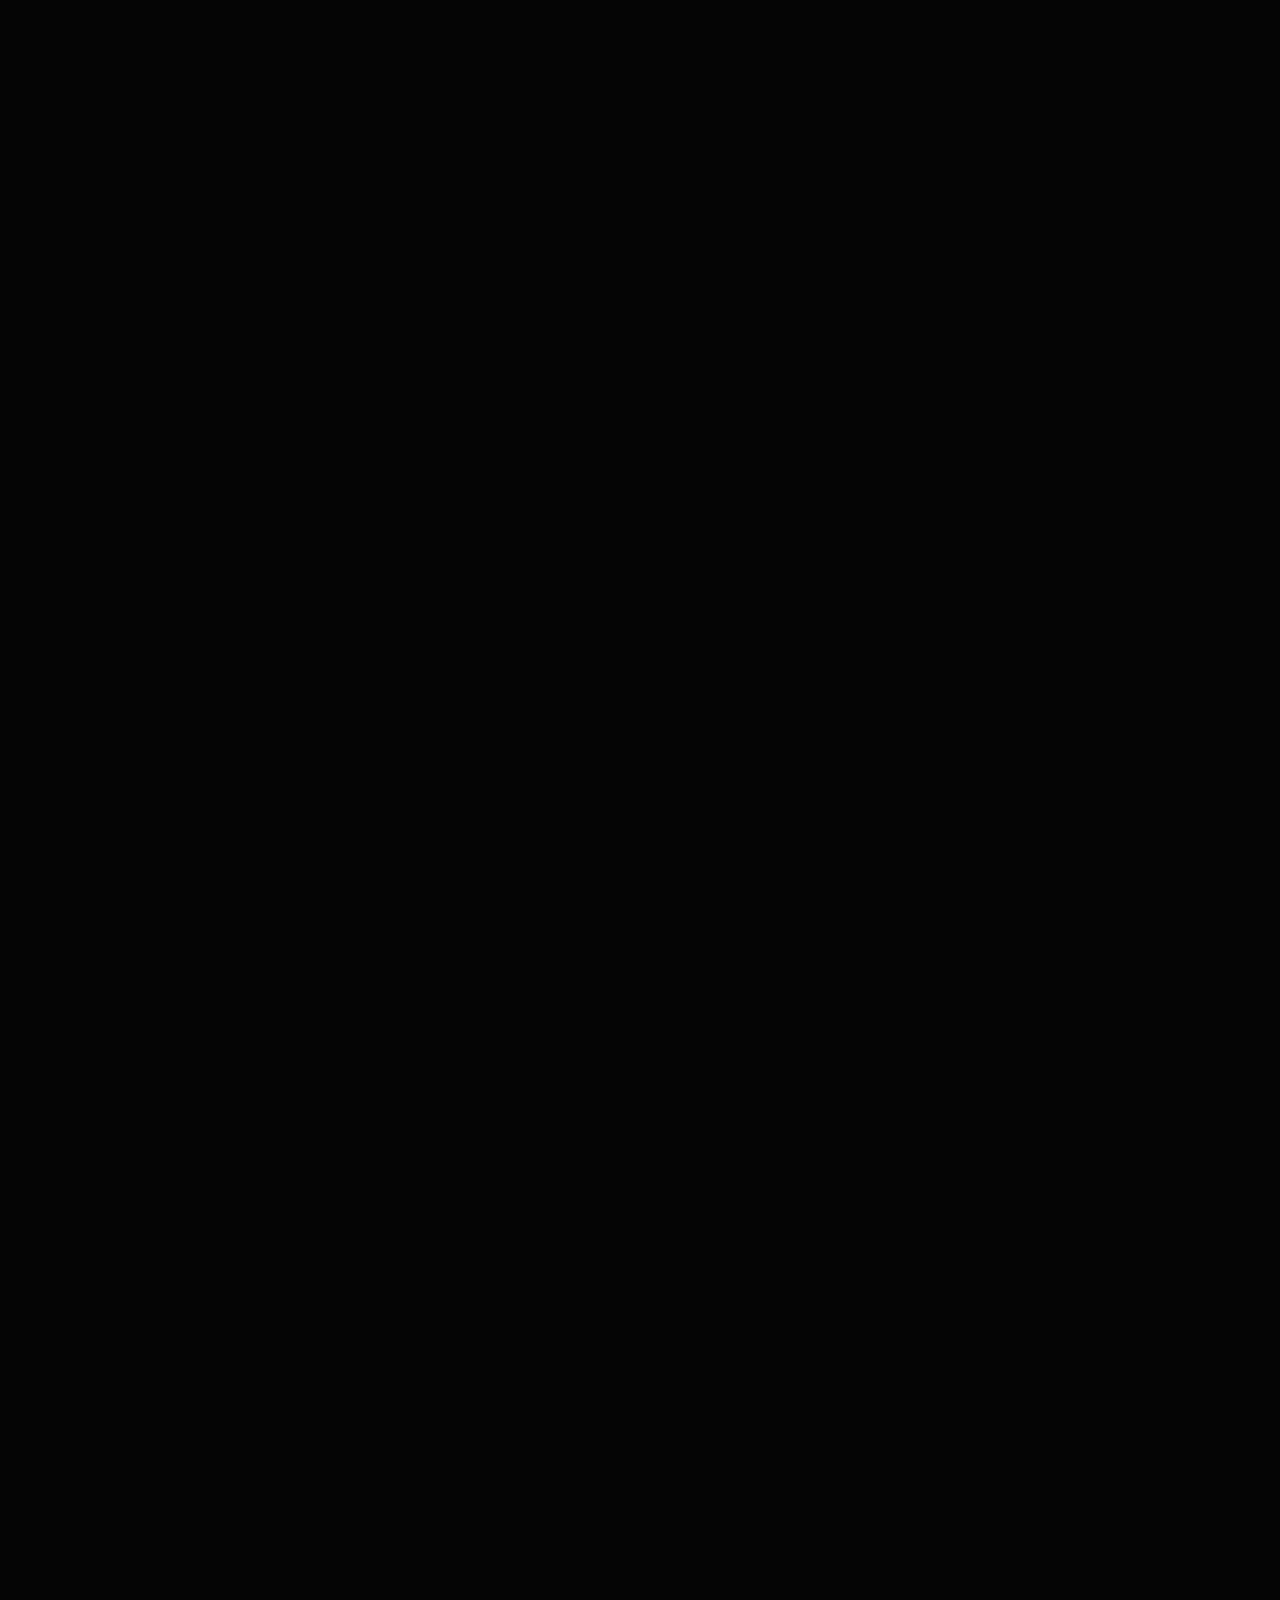
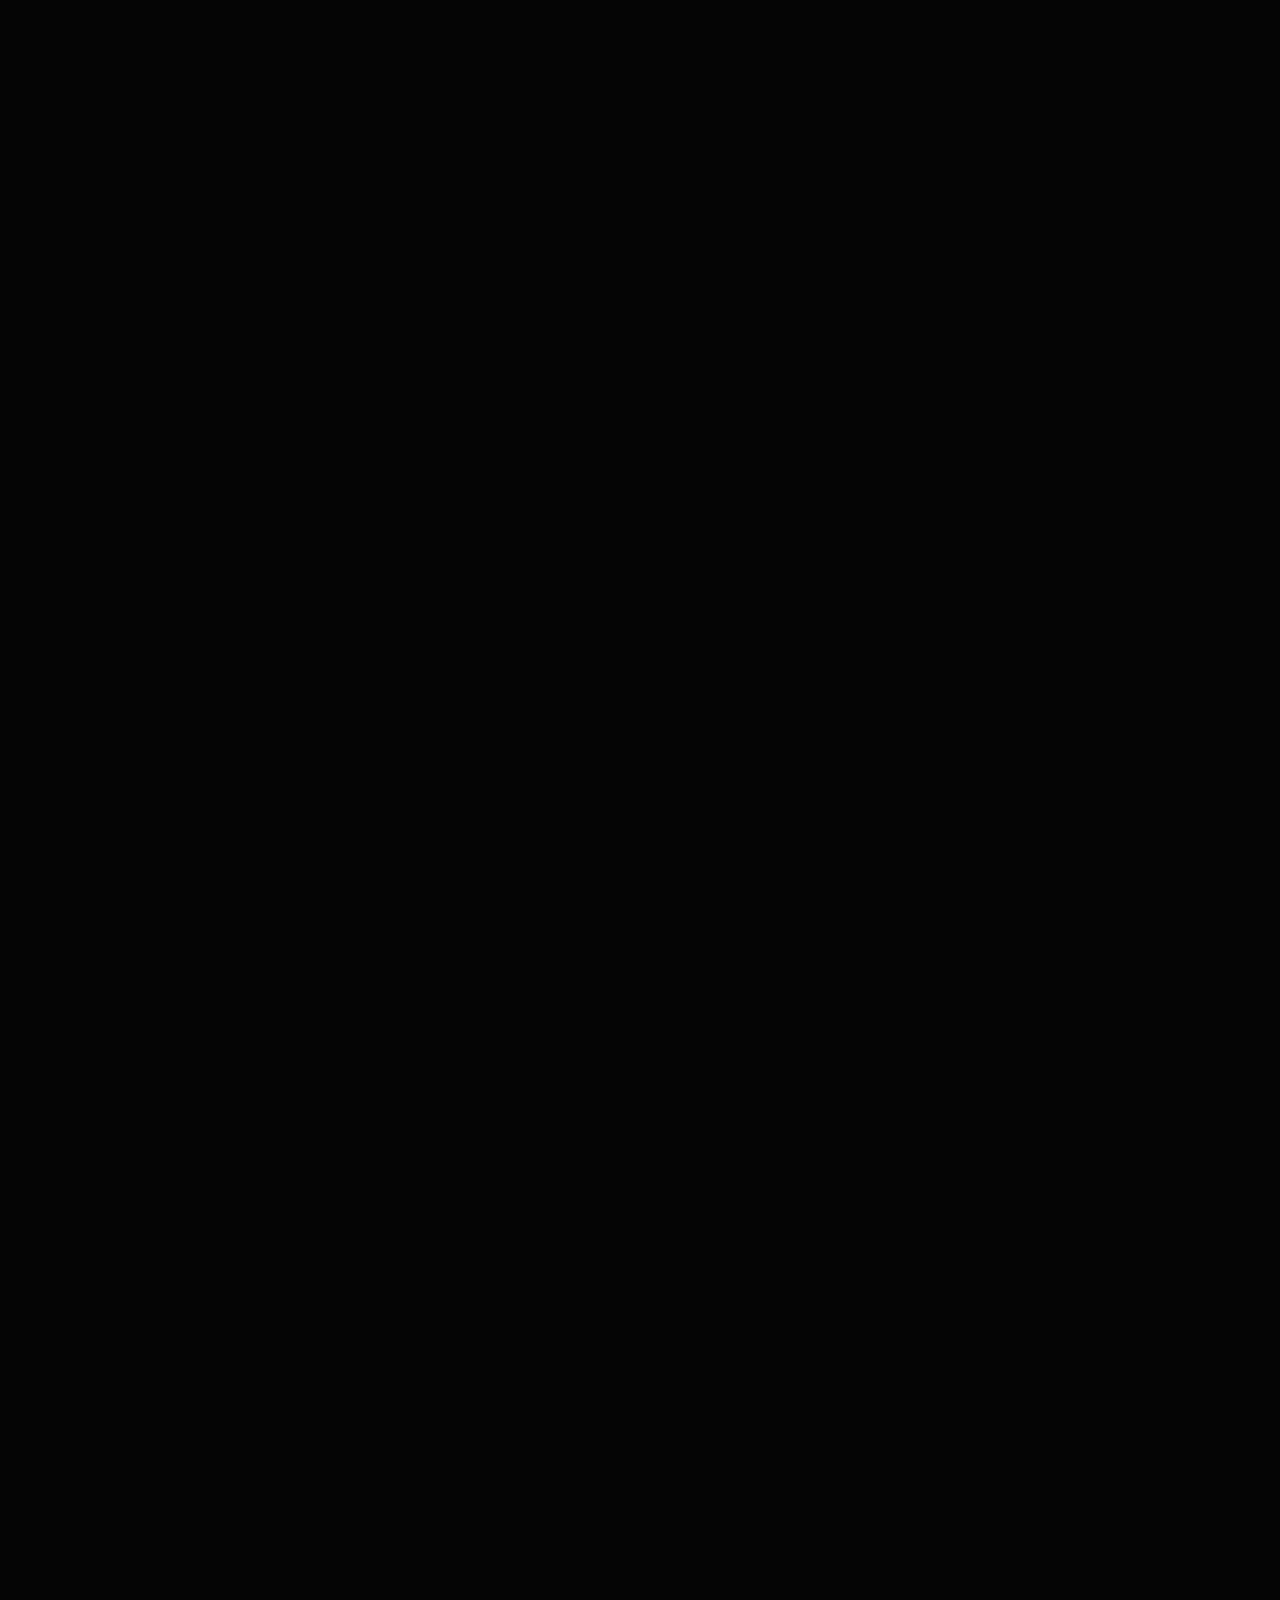
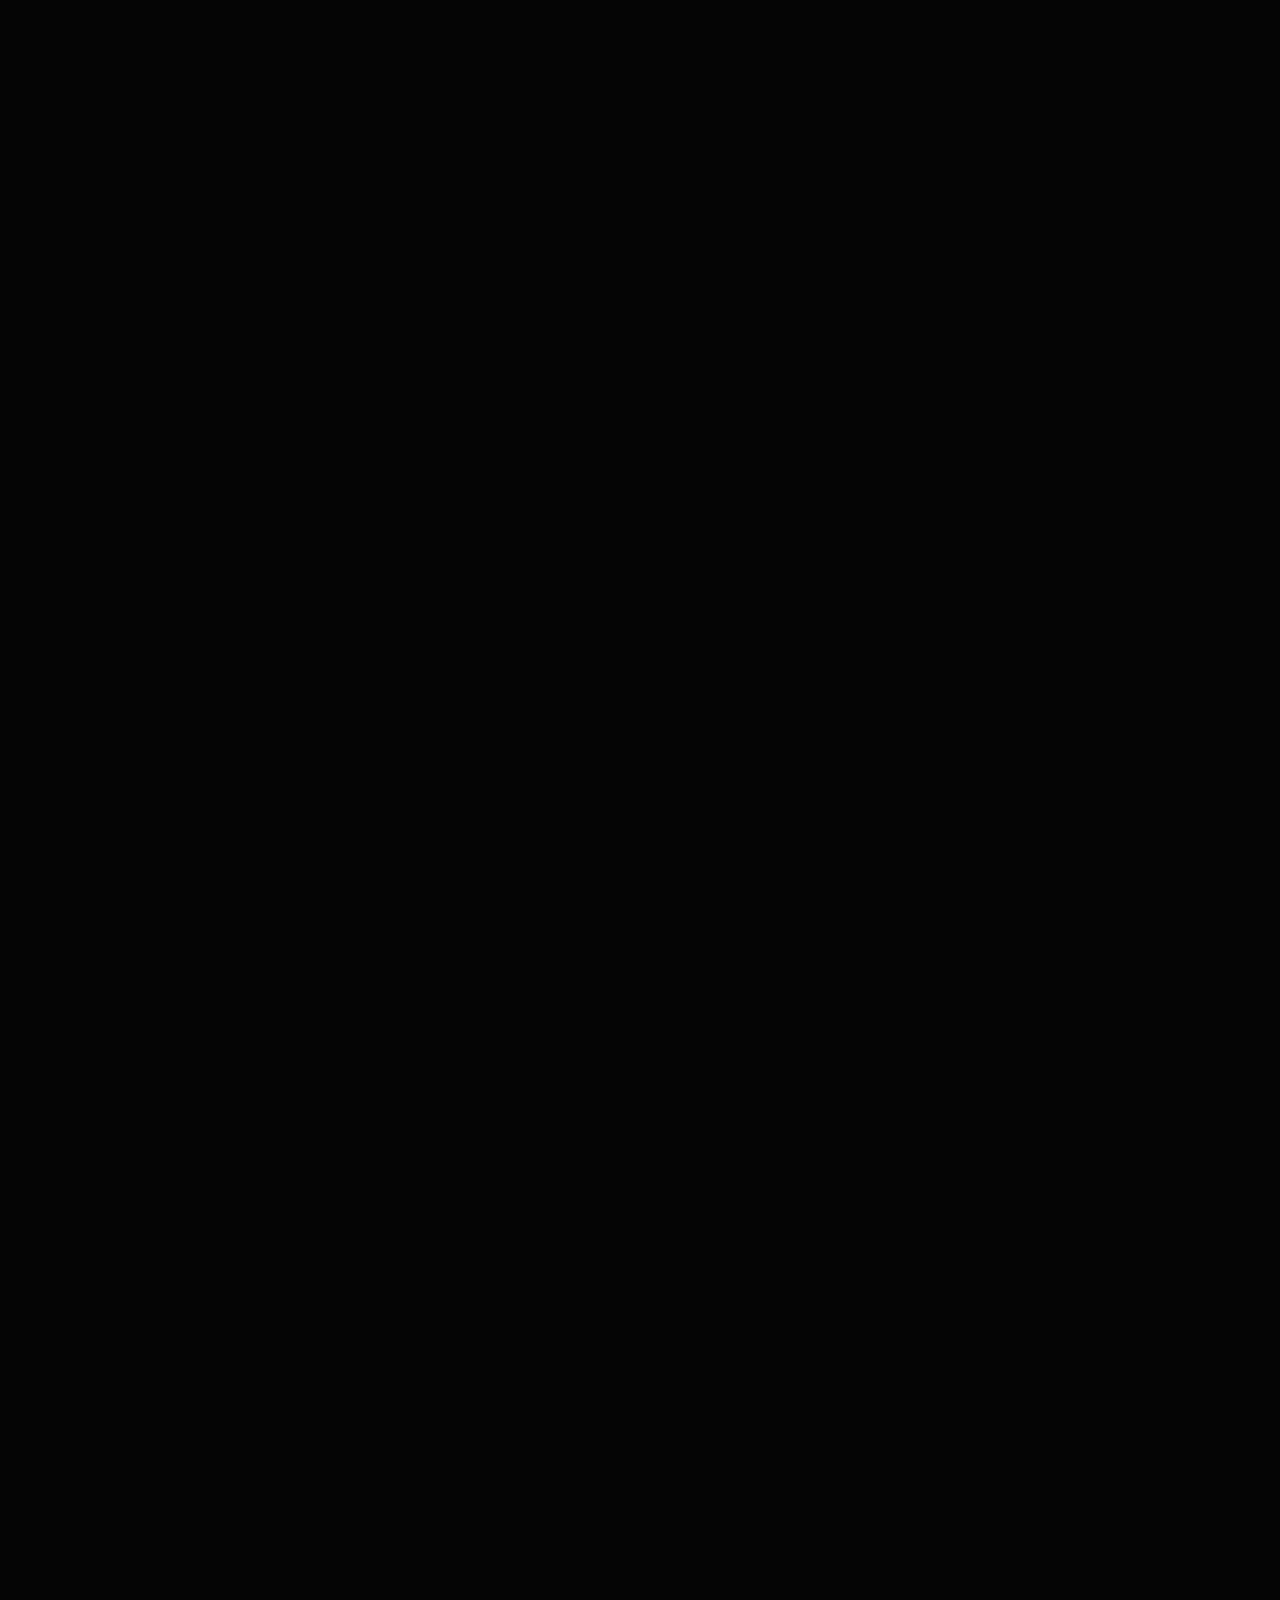
<file: premium.html>
<!DOCTYPE html>
<html lang="en">
<head>
    <meta charset="UTF-8">
    <meta name="viewport" content="width=device-width, initial-scale=1.0">
    <meta name="description" content="Ph4se Premium Plans">
    <meta name="theme-color" content="#cc1b1b">
    <title>Premium • Ph4se</title>
    <link rel="stylesheet" href="css/style.css">
    <link rel="icon" type="image/svg+xml" href="data:image/svg+xml,%3Csvg xmlns='http://www.w3.org/2000/svg' viewBox='0 0 100 100'%3E%3Crect fill='%23cc1b1b' rx='22' width='100' height='100'/%3E%3Ctext x='50' y='66' font-family='monospace' font-size='32' font-weight='bold' fill='white' text-anchor='middle'%3EP4%3C/text%3E%3C/svg%3E">
</head>
<body>
    <div class="wrapper">
        <div class="bg-noise"></div>
        <div class="bg-grid"></div>
        <div class="bg-gradient bg-gradient-1"></div>
        <div class="bg-gradient bg-gradient-2"></div>

        <header class="header">
            <div class="container">
                <a href="index.html" class="logo">
                    <div class="logo-icon">P4S</div>
                    <span class="logo-text">Ph<span>4</span>se</span>
                </a>
                <button class="nav-toggle" aria-label="Menu">
                    <span></span>
                    <span></span>
                    <span></span>
                </button>
                <nav class="nav">
                    <a href="index.html" class="nav-link">Home</a>
                    <a href="features.html" class="nav-link">Features</a>
                    <a href="premium.html" class="nav-link active">Premium</a>
                    <a href="status.html" class="nav-link">Status</a>
                    <a href="credits.html" class="nav-link">Credits</a>
                    <a href="discordredirect.html" class="nav-discord">
                        <svg viewBox="0 0 24 24" fill="currentColor"><path d="M19.27 5.33C17.94 4.71 16.5 4.26 15 4a.09.09 0 0 0-.07.03c-.18.33-.39.76-.53 1.09a16.09 16.09 0 0 0-4.8 0c-.14-.34-.35-.76-.54-1.09c-.01-.02-.04-.03-.07-.03c-1.5.26-2.93.71-4.27 1.33c-.01 0-.02.01-.03.02c-2.72 4.07-3.47 8.03-3.1 11.95c0 .02.01.04.03.05c1.8 1.32 3.53 2.12 5.24 2.65c.03.01.06 0 .07-.02c.4-.55.76-1.13 1.07-1.74c.02-.04 0-.08-.04-.09c-.57-.22-1.11-.48-1.64-.78c-.04-.02-.04-.08-.01-.11c.11-.08.22-.17.33-.25c.02-.02.05-.02.07-.01c3.44 1.57 7.15 1.57 10.55 0c.02-.01.05-.01.07.01c.11.09.22.17.33.26c.04.03.04.09-.01.11c-.52.31-1.07.56-1.64.78c-.04.01-.05.06-.04.09c.32.61.68 1.19 1.07 1.74c.03.01.06.02.09.01c1.72-.53 3.45-1.33 5.25-2.65c.02-.01.03-.03.03-.05c.44-4.53-.73-8.46-3.1-11.95c-.01-.01-.02-.02-.04-.02zM8.52 14.91c-1.03 0-1.89-.95-1.89-2.12s.84-2.12 1.89-2.12c1.06 0 1.9.96 1.89 2.12c0 1.17-.84 2.12-1.89 2.12zm6.97 0c-1.03 0-1.89-.95-1.89-2.12s.84-2.12 1.89-2.12c1.06 0 1.9.96 1.89 2.12c0 1.17-.83 2.12-1.89 2.12z"/></svg>
                        <span>Discord</span>
                    </a>
                </nav>
            </div>
        </header>

        <main class="main">
            <section class="page-hero">
                <div class="container">
                    <span class="section-tag fade-in">// Premium</span>
                    <h1 class="section-title fade-in fade-in-delay-1">Choose Your Plan</h1>
                    <p class="section-desc fade-in fade-in-delay-2">Unlock the full potential of Ph4se.</p>
                </div>
            </section>

            <section class="section" style="padding-top: 0;">
                <div class="container">
                    <div class="pricing-grid">
                        
                        <!-- FREE -->
                        <div class="pricing-card fade-in">
                            <div class="pricing-icon">🆓</div>
                            <h3 class="pricing-name">Free</h3>
                            <div class="pricing-price">
                                <span class="currency">€</span><span class="amount">0</span>
                                <span class="period">/ forever</span>
                            </div>
                            <p class="pricing-subtitle">Forever free</p>
                            
                            <ul class="pricing-features">
                                <li>
                                    <svg class="check" viewBox="0 0 24 24" fill="none" stroke="currentColor" stroke-width="2"><polyline points="20 6 9 17 4 12"></polyline></svg>
                                    Basic commands
                                </li>
                                <li>
                                    <svg class="check" viewBox="0 0 24 24" fill="none" stroke="currentColor" stroke-width="2"><polyline points="20 6 9 17 4 12"></polyline></svg>
                                    Standard speed
                                </li>
                                <li>
                                    <svg class="check" viewBox="0 0 24 24" fill="none" stroke="currentColor" stroke-width="2"><polyline points="20 6 9 17 4 12"></polyline></svg>
                                    Community support
                                </li>
                                <li class="disabled">
                                    <svg class="cross" viewBox="0 0 24 24" fill="none" stroke="currentColor" stroke-width="2"><line x1="18" y1="6" x2="6" y2="18"></line><line x1="6" y1="6" x2="18" y2="18"></line></svg>
                                    Advanced commands
                                </li>
                                <li class="disabled">
                                    <svg class="cross" viewBox="0 0 24 24" fill="none" stroke="currentColor" stroke-width="2"><line x1="18" y1="6" x2="6" y2="18"></line><line x1="6" y1="6" x2="18" y2="18"></line></svg>
                                    Priority support
                                </li>
                            </ul>
                            
                            <a href="discordredirect.html" class="pricing-btn pricing-btn-secondary">Get Started</a>
                        </div>

                        <!-- VIP -->
                        <div class="pricing-card popular fade-in fade-in-delay-1">
                            <span class="pricing-badge">Popular</span>
                            <div class="pricing-icon">⭐</div>
                            <h3 class="pricing-name">VIP</h3>
                            <div class="pricing-price">
                                <span class="currency">€</span><span class="amount">0.99</span>
                                <span class="period">/ lifetime</span>
                            </div>
                            <p class="pricing-subtitle">or 1 Boost (while boosting)</p>
                            
                            <ul class="pricing-features">
                                <li>
                                    <svg class="check" viewBox="0 0 24 24" fill="none" stroke="currentColor" stroke-width="2"><polyline points="20 6 9 17 4 12"></polyline></svg>
                                    Everything in Free
                                </li>
                                <li>
                                    <svg class="check" viewBox="0 0 24 24" fill="none" stroke="currentColor" stroke-width="2"><polyline points="20 6 9 17 4 12"></polyline></svg>
                                    Faster speed
                                </li>
                                <li>
                                    <svg class="check" viewBox="0 0 24 24" fill="none" stroke="currentColor" stroke-width="2"><polyline points="20 6 9 17 4 12"></polyline></svg>
                                    Advanced commands
                                </li>
                                <li>
                                    <svg class="check" viewBox="0 0 24 24" fill="none" stroke="currentColor" stroke-width="2"><polyline points="20 6 9 17 4 12"></polyline></svg>
                                    Priority support
                                </li>
                                <li class="disabled">
                                    <svg class="cross" viewBox="0 0 24 24" fill="none" stroke="currentColor" stroke-width="2"><line x1="18" y1="6" x2="6" y2="18"></line><line x1="6" y1="6" x2="18" y2="18"></line></svg>
                                    Exclusive features
                                </li>
                            </ul>
                            
                            <a href="discordredirect.html" class="pricing-btn pricing-btn-primary">Purchase</a>
                            <p class="pricing-note">* With Boost: active while you keep boosting</p>
                        </div>

                        <!-- GOLDVIP -->
                        <div class="pricing-card gold fade-in fade-in-delay-2">
                            <div class="pricing-icon">👑</div>
                            <h3 class="pricing-name">GoldVIP</h3>
                            <div class="pricing-price">
                                <span class="currency">€</span><span class="amount">1.50</span>
                                <span class="period">/ lifetime</span>
                            </div>
                            <p class="pricing-subtitle">Purchase only</p>
                            
                            <ul class="pricing-features">
                                <li>
                                    <svg class="check" viewBox="0 0 24 24" fill="none" stroke="currentColor" stroke-width="2"><polyline points="20 6 9 17 4 12"></polyline></svg>
                                    Everything in VIP
                                </li>
                                <li>
                                    <svg class="check" viewBox="0 0 24 24" fill="none" stroke="currentColor" stroke-width="2"><polyline points="20 6 9 17 4 12"></polyline></svg>
                                    Maximum speed
                                </li>
                                <li>
                                    <svg class="check" viewBox="0 0 24 24" fill="none" stroke="currentColor" stroke-width="2"><polyline points="20 6 9 17 4 12"></polyline></svg>
                                    Exclusive features
                                </li>
                                <li>
                                    <svg class="check" viewBox="0 0 24 24" fill="none" stroke="currentColor" stroke-width="2"><polyline points="20 6 9 17 4 12"></polyline></svg>
                                    Early access
                                </li>
                                <li>
                                    <svg class="check" viewBox="0 0 24 24" fill="none" stroke="currentColor" stroke-width="2"><polyline points="20 6 9 17 4 12"></polyline></svg>
                                    Exclusive role
                                </li>
                            </ul>
                            
                            <a href="discordredirect.html" class="pricing-btn pricing-btn-primary">Purchase</a>
                            <p class="pricing-note">* Not available with Boost</p>
                        </div>

                    </div>
                </div>
            </section>
        </main>

        <footer class="footer">
            <div class="container">
                <div class="footer-left">
                    <div class="footer-logo">
                        <div class="footer-logo-icon">P4S</div>
                        <span>Ph4se</span>
                    </div>
                    <span class="footer-copy">© 2025 P4S</span>
                </div>
                <div class="footer-links">
                    <a href="privacy.html" class="footer-link">Privacy</a>
                    <a href="terms.html" class="footer-link">Terms</a>
                    <a href="discordredirect.html" class="footer-link">Support</a>
                </div>
            </div>
        </footer>
    </div>
    <script src="js/main.js"></script>
</body>
</html>
</file>
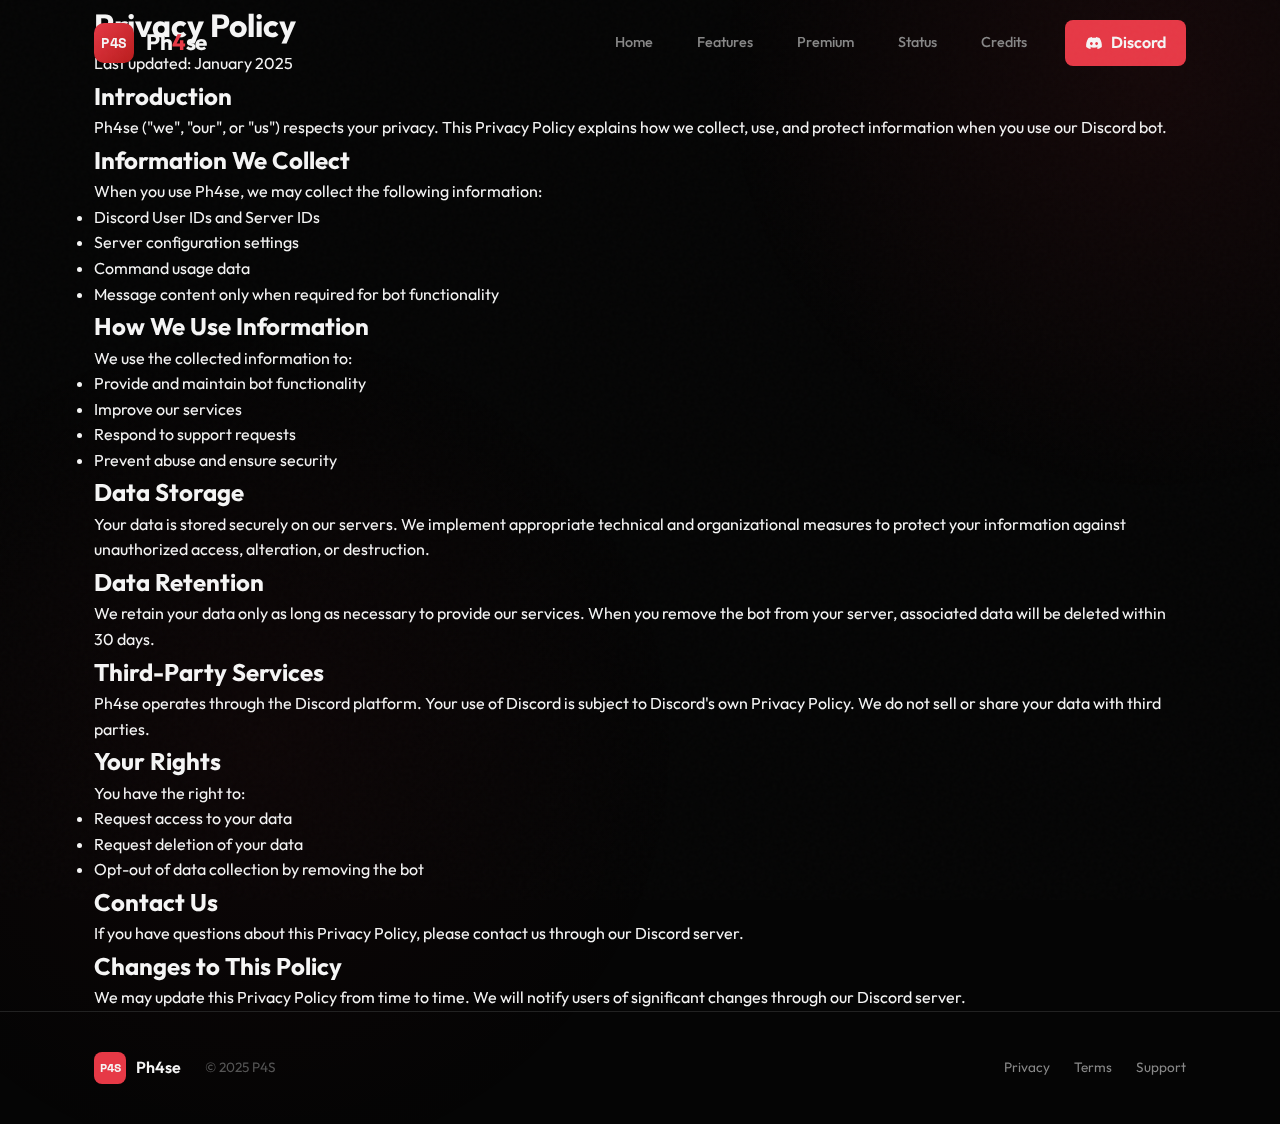
<file: privacy.html>
<!DOCTYPE html>
<html lang="en">
<head>
    <meta charset="UTF-8">
    <meta name="viewport" content="width=device-width, initial-scale=1.0">
    <meta name="description" content="Ph4se Privacy Policy">
    <meta name="theme-color" content="#cc1b1b">
    <title>Privacy Policy • Ph4se</title>
    <link rel="stylesheet" href="css/style.css">
    <link rel="icon" type="image/svg+xml" href="data:image/svg+xml,%3Csvg xmlns='http://www.w3.org/2000/svg' viewBox='0 0 100 100'%3E%3Crect fill='%23cc1b1b' rx='22' width='100' height='100'/%3E%3Ctext x='50' y='66' font-family='monospace' font-size='32' font-weight='bold' fill='white' text-anchor='middle'%3EP4%3C/text%3E%3C/svg%3E">
</head>
<body>
    <div class="wrapper">
        <div class="bg-noise"></div>
        <div class="bg-grid"></div>
        <div class="bg-gradient bg-gradient-1"></div>
        <div class="bg-gradient bg-gradient-2"></div>

        <header class="header">
            <div class="container">
                <a href="index.html" class="logo">
                    <div class="logo-icon">P4S</div>
                    <span class="logo-text">Ph<span>4</span>se</span>
                </a>
                <button class="nav-toggle" aria-label="Menu">
                    <span></span>
                    <span></span>
                    <span></span>
                </button>
                <nav class="nav">
                    <a href="index.html" class="nav-link">Home</a>
                    <a href="features.html" class="nav-link">Features</a>
                    <a href="premium.html" class="nav-link">Premium</a>
                    <a href="status.html" class="nav-link">Status</a>
                    <a href="credits.html" class="nav-link">Credits</a>
                    <a href="discordredirect.html" class="nav-discord">
                        <svg viewBox="0 0 24 24" fill="currentColor"><path d="M19.27 5.33C17.94 4.71 16.5 4.26 15 4a.09.09 0 0 0-.07.03c-.18.33-.39.76-.53 1.09a16.09 16.09 0 0 0-4.8 0c-.14-.34-.35-.76-.54-1.09c-.01-.02-.04-.03-.07-.03c-1.5.26-2.93.71-4.27 1.33c-.01 0-.02.01-.03.02c-2.72 4.07-3.47 8.03-3.1 11.95c0 .02.01.04.03.05c1.8 1.32 3.53 2.12 5.24 2.65c.03.01.06 0 .07-.02c.4-.55.76-1.13 1.07-1.74c.02-.04 0-.08-.04-.09c-.57-.22-1.11-.48-1.64-.78c-.04-.02-.04-.08-.01-.11c.11-.08.22-.17.33-.25c.02-.02.05-.02.07-.01c3.44 1.57 7.15 1.57 10.55 0c.02-.01.05-.01.07.01c.11.09.22.17.33.26c.04.03.04.09-.01.11c-.52.31-1.07.56-1.64.78c-.04.01-.05.06-.04.09c.32.61.68 1.19 1.07 1.74c.03.01.06.02.09.01c1.72-.53 3.45-1.33 5.25-2.65c.02-.01.03-.03.03-.05c.44-4.53-.73-8.46-3.1-11.95c-.01-.01-.02-.02-.04-.02zM8.52 14.91c-1.03 0-1.89-.95-1.89-2.12s.84-2.12 1.89-2.12c1.06 0 1.9.96 1.89 2.12c0 1.17-.84 2.12-1.89 2.12zm6.97 0c-1.03 0-1.89-.95-1.89-2.12s.84-2.12 1.89-2.12c1.06 0 1.9.96 1.89 2.12c0 1.17-.83 2.12-1.89 2.12z"/></svg>
                        <span>Discord</span>
                    </a>
                </nav>
            </div>
        </header>

        <main class="main">
            <section class="legal-page">
                <div class="container">
                    <div class="legal-content fade-in">
                        <h1>Privacy Policy</h1>
                        <p class="legal-updated">Last updated: January 2025</p>

                        <h2>Introduction</h2>
                        <p>Ph4se ("we", "our", or "us") respects your privacy. This Privacy Policy explains how we collect, use, and protect information when you use our Discord bot.</p>

                        <h2>Information We Collect</h2>
                        <p>When you use Ph4se, we may collect the following information:</p>
                        <ul>
                            <li>Discord User IDs and Server IDs</li>
                            <li>Server configuration settings</li>
                            <li>Command usage data</li>
                            <li>Message content only when required for bot functionality</li>
                        </ul>

                        <h2>How We Use Information</h2>
                        <p>We use the collected information to:</p>
                        <ul>
                            <li>Provide and maintain bot functionality</li>
                            <li>Improve our services</li>
                            <li>Respond to support requests</li>
                            <li>Prevent abuse and ensure security</li>
                        </ul>

                        <h2>Data Storage</h2>
                        <p>Your data is stored securely on our servers. We implement appropriate technical and organizational measures to protect your information against unauthorized access, alteration, or destruction.</p>

                        <h2>Data Retention</h2>
                        <p>We retain your data only as long as necessary to provide our services. When you remove the bot from your server, associated data will be deleted within 30 days.</p>

                        <h2>Third-Party Services</h2>
                        <p>Ph4se operates through the Discord platform. Your use of Discord is subject to Discord's own Privacy Policy. We do not sell or share your data with third parties.</p>

                        <h2>Your Rights</h2>
                        <p>You have the right to:</p>
                        <ul>
                            <li>Request access to your data</li>
                            <li>Request deletion of your data</li>
                            <li>Opt-out of data collection by removing the bot</li>
                        </ul>

                        <h2>Contact Us</h2>
                        <p>If you have questions about this Privacy Policy, please contact us through our <a href="discordredirect.html">Discord server</a>.</p>

                        <h2>Changes to This Policy</h2>
                        <p>We may update this Privacy Policy from time to time. We will notify users of significant changes through our Discord server.</p>
                    </div>
                </div>
            </section>
        </main>

        <footer class="footer">
            <div class="container">
                <div class="footer-left">
                    <div class="footer-logo">
                        <div class="footer-logo-icon">P4S</div>
                        <span>Ph4se</span>
                    </div>
                    <span class="footer-copy">© 2025 P4S</span>
                </div>
                <div class="footer-links">
                    <a href="privacy.html" class="footer-link">Privacy</a>
                    <a href="terms.html" class="footer-link">Terms</a>
                    <a href="discordredirect.html" class="footer-link">Support</a>
                </div>
            </div>
        </footer>
    </div>
    <script src="js/main.js"></script>
</body>
</html>
</file>
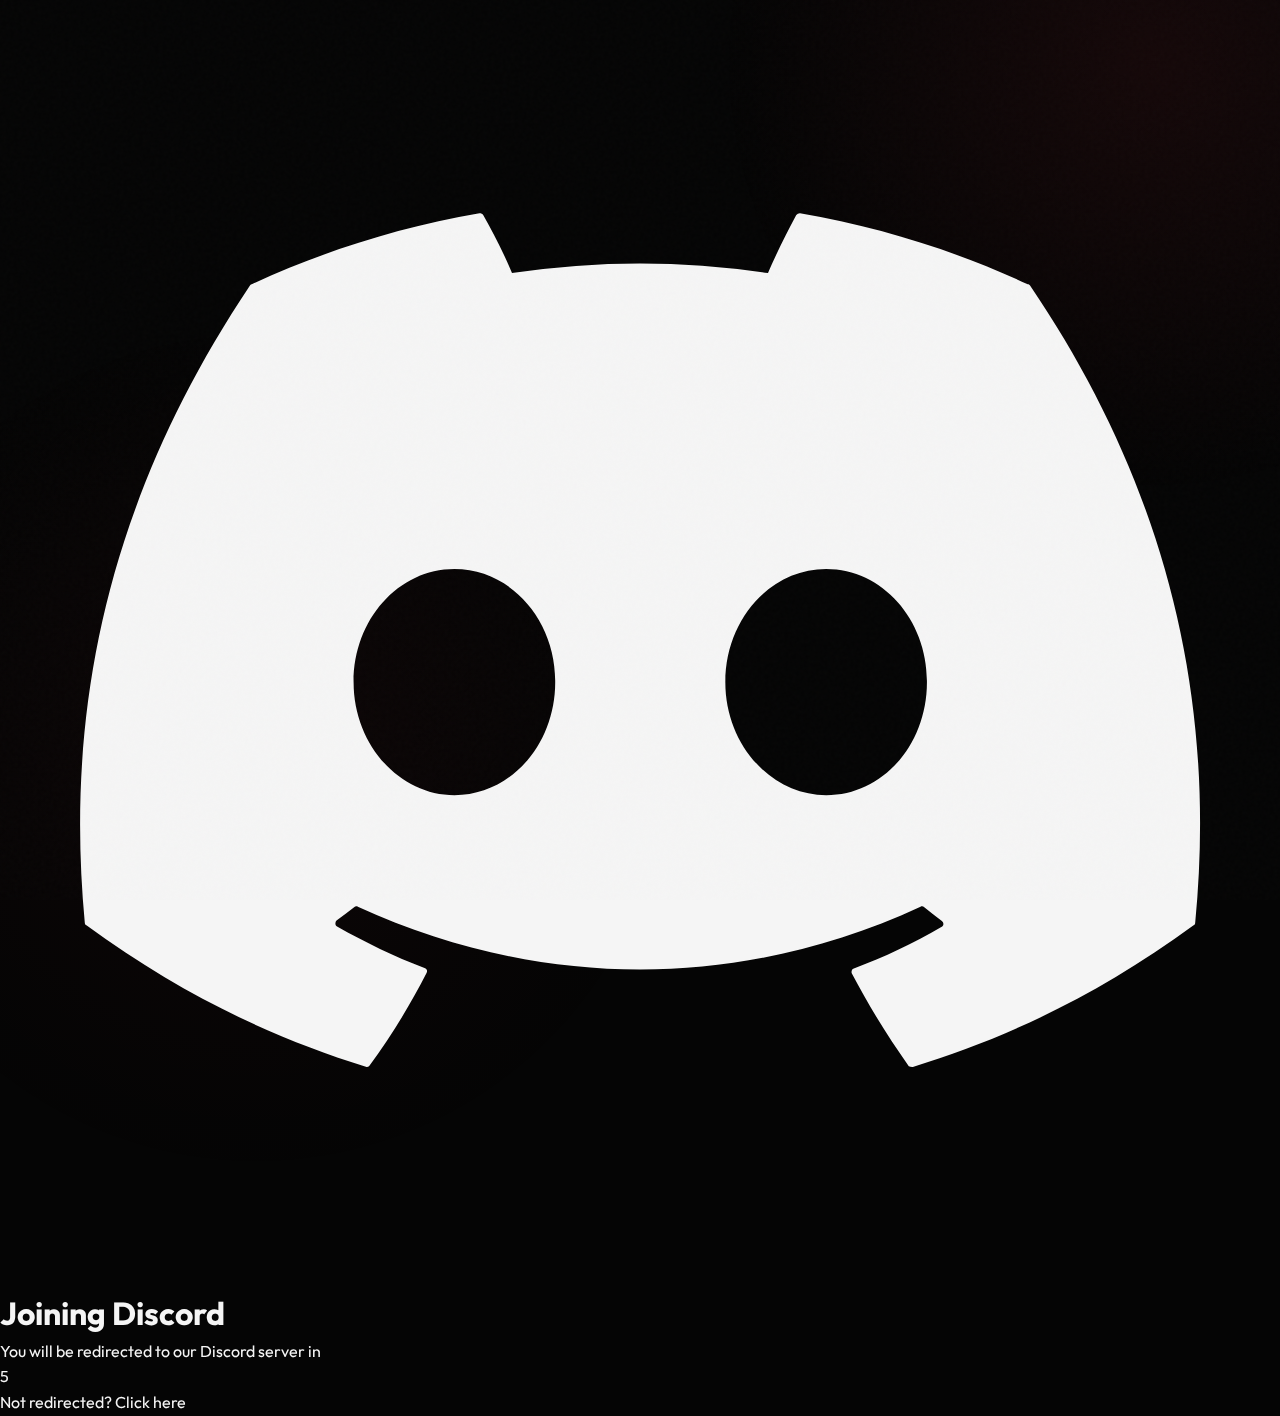
<file: redirect.html>
<!DOCTYPE html>
<html lang="en">
<head>
    <meta charset="UTF-8">
    <meta name="viewport" content="width=device-width, initial-scale=1.0">
    <meta name="description" content="Redirecting to Ph4se Discord">
    <meta name="theme-color" content="#ff2d2d">
    <title>Redirecting... • Ph4se</title>
    <link rel="stylesheet" href="css/style.css">
    <link rel="icon" type="image/svg+xml" href="data:image/svg+xml,%3Csvg xmlns='http://www.w3.org/2000/svg' viewBox='0 0 100 100'%3E%3Crect fill='%23ff2d2d' rx='22' width='100' height='100'/%3E%3Ctext x='50' y='66' font-family='monospace' font-size='46' font-weight='bold' fill='white' text-anchor='middle'%3EP4%3C/text%3E%3C/svg%3E">
</head>
<body>
    <div class="wrapper">
        <div class="bg-noise"></div>
        <div class="bg-grid"></div>
        <div class="bg-gradient bg-gradient-1"></div>
        <div class="bg-gradient bg-gradient-2"></div>

        <main class="main">
            <section class="redirect-page">
                <div class="redirect-box">
                    <div class="redirect-icon">
                        <svg viewBox="0 0 24 24" fill="currentColor">
                            <path d="M19.27 5.33C17.94 4.71 16.5 4.26 15 4a.09.09 0 0 0-.07.03c-.18.33-.39.76-.53 1.09a16.09 16.09 0 0 0-4.8 0c-.14-.34-.35-.76-.54-1.09c-.01-.02-.04-.03-.07-.03c-1.5.26-2.93.71-4.27 1.33c-.01 0-.02.01-.03.02c-2.72 4.07-3.47 8.03-3.1 11.95c0 .02.01.04.03.05c1.8 1.32 3.53 2.12 5.24 2.65c.03.01.06 0 .07-.02c.4-.55.76-1.13 1.07-1.74c.02-.04 0-.08-.04-.09c-.57-.22-1.11-.48-1.64-.78c-.04-.02-.04-.08-.01-.11c.11-.08.22-.17.33-.25c.02-.02.05-.02.07-.01c3.44 1.57 7.15 1.57 10.55 0c.02-.01.05-.01.07.01c.11.09.22.17.33.26c.04.03.04.09-.01.11c-.52.31-1.07.56-1.64.78c-.04.01-.05.06-.04.09c.32.61.68 1.19 1.07 1.74c.03.01.06.02.09.01c1.72-.53 3.45-1.33 5.25-2.65c.02-.01.03-.03.03-.05c.44-4.53-.73-8.46-3.1-11.95c-.01-.01-.02-.02-.04-.02zM8.52 14.91c-1.03 0-1.89-.95-1.89-2.12s.84-2.12 1.89-2.12c1.06 0 1.9.96 1.89 2.12c0 1.17-.84 2.12-1.89 2.12zm6.97 0c-1.03 0-1.89-.95-1.89-2.12s.84-2.12 1.89-2.12c1.06 0 1.9.96 1.89 2.12c0 1.17-.83 2.12-1.89 2.12z"/>
                        </svg>
                    </div>
                    
                    <h1 class="redirect-title">Joining Discord</h1>
                    <p class="redirect-desc">You will be redirected to our Discord server in</p>
                    
                    <div class="redirect-timer" id="timer">5</div>
                    
                    <div class="redirect-progress">
                        <div class="redirect-progress-bar" id="progressBar"></div>
                    </div>
                    
                    <p class="redirect-skip">
                        Not redirected? <a href="https://discord.gg/ph4se" id="skipLink">Click here</a>
                    </p>
                </div>
            </section>
        </main>
    </div>

    <script>
        (function() {
            const timerEl = document.getElementById('timer');
            const progressBar = document.getElementById('progressBar');
            const redirectUrl = 'https://discord.gg/ph4se';
            
            let count = 5;
            
            const countdown = setInterval(() => {
                count--;
                timerEl.textContent = count;
                
                if (count <= 0) {
                    clearInterval(countdown);
                    timerEl.textContent = '0';
                    window.location.href = redirectUrl;
                }
            }, 1000);
            
            document.getElementById('skipLink').href = redirectUrl;
        })();
    </script>
</body>
</html>
</file>
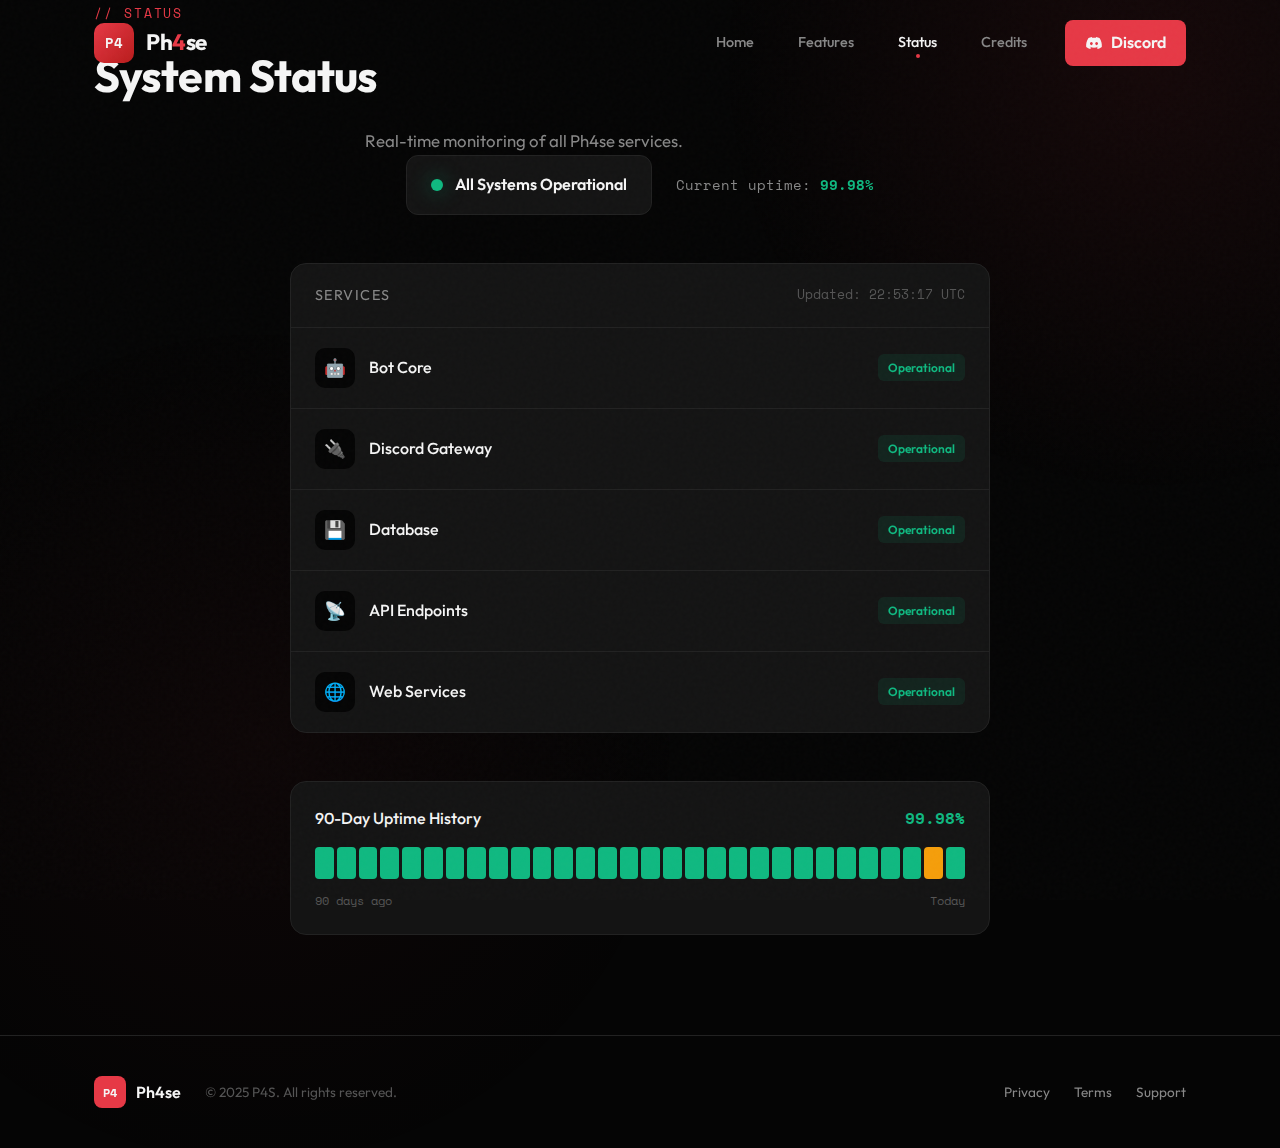
<file: status.html>
<!DOCTYPE html>
<html lang="en">
<head>
    <meta charset="UTF-8">
    <meta name="viewport" content="width=device-width, initial-scale=1.0">
    <meta name="description" content="Ph4se Status - Real-time system status">
    <meta name="theme-color" content="#ff2d2d">
    <title>Status • Ph4se</title>
    <link rel="stylesheet" href="css/style.css">
    <link rel="icon" type="image/svg+xml" href="data:image/svg+xml,%3Csvg xmlns='http://www.w3.org/2000/svg' viewBox='0 0 100 100'%3E%3Crect fill='%23ff2d2d' rx='22' width='100' height='100'/%3E%3Ctext x='50' y='66' font-family='monospace' font-size='46' font-weight='bold' fill='white' text-anchor='middle'%3EP4%3C/text%3E%3C/svg%3E">
</head>
<body>
    <div class="wrapper">
        <div class="bg-noise"></div>
        <div class="bg-grid"></div>
        <div class="bg-gradient bg-gradient-1"></div>
        <div class="bg-gradient bg-gradient-2"></div>

        <header class="header">
            <div class="container">
                <a href="index.html" class="logo">
                    <div class="logo-icon">P4</div>
                    <span class="logo-text">Ph<span>4</span>se</span>
                </a>
                <button class="nav-toggle" aria-label="Menu">
                    <span></span>
                    <span></span>
                    <span></span>
                </button>
                <nav class="nav">
                    <a href="index.html" class="nav-link">Home</a>
                    <a href="features.html" class="nav-link">Features</a>
                    <a href="status.html" class="nav-link active">Status</a>
                    <a href="credits.html" class="nav-link">Credits</a>
                    <a href="redirect.html" class="nav-discord">
                        <svg viewBox="0 0 24 24" fill="currentColor"><path d="M19.27 5.33C17.94 4.71 16.5 4.26 15 4a.09.09 0 0 0-.07.03c-.18.33-.39.76-.53 1.09a16.09 16.09 0 0 0-4.8 0c-.14-.34-.35-.76-.54-1.09c-.01-.02-.04-.03-.07-.03c-1.5.26-2.93.71-4.27 1.33c-.01 0-.02.01-.03.02c-2.72 4.07-3.47 8.03-3.1 11.95c0 .02.01.04.03.05c1.8 1.32 3.53 2.12 5.24 2.65c.03.01.06 0 .07-.02c.4-.55.76-1.13 1.07-1.74c.02-.04 0-.08-.04-.09c-.57-.22-1.11-.48-1.64-.78c-.04-.02-.04-.08-.01-.11c.11-.08.22-.17.33-.25c.02-.02.05-.02.07-.01c3.44 1.57 7.15 1.57 10.55 0c.02-.01.05-.01.07.01c.11.09.22.17.33.26c.04.03.04.09-.01.11c-.52.31-1.07.56-1.64.78c-.04.01-.05.06-.04.09c.32.61.68 1.19 1.07 1.74c.03.01.06.02.09.01c1.72-.53 3.45-1.33 5.25-2.65c.02-.01.03-.03.03-.05c.44-4.53-.73-8.46-3.1-11.95c-.01-.01-.02-.02-.04-.02zM8.52 14.91c-1.03 0-1.89-.95-1.89-2.12s.84-2.12 1.89-2.12c1.06 0 1.9.96 1.89 2.12c0 1.17-.84 2.12-1.89 2.12zm6.97 0c-1.03 0-1.89-.95-1.89-2.12s.84-2.12 1.89-2.12c1.06 0 1.9.96 1.89 2.12c0 1.17-.83 2.12-1.89 2.12z"/></svg>
                        <span>Discord</span>
                    </a>
                </nav>
            </div>
        </header>

        <main class="main">
            <section class="page-hero">
                <div class="container">
                    <span class="section-tag fade-in">// Status</span>
                    <h1 class="section-title fade-in fade-in-delay-1">System Status</h1>
                    <p class="section-desc fade-in fade-in-delay-2">
                        Real-time monitoring of all Ph4se services.
                    </p>
                </div>
            </section>

            <section class="section" style="padding-top: 0;">
                <div class="container">
                    <div class="status-overview fade-in">
                        <div class="status-badge">
                            <span class="status-badge-dot online"></span>
                            <span class="status-badge-text">All Systems Operational</span>
                        </div>
                        <div class="status-uptime">Current uptime: <span>99.98%</span></div>
                    </div>

                    <div class="status-card fade-in fade-in-delay-1">
                        <div class="status-card-header">
                            <span class="status-card-title">Services</span>
                            <span class="status-card-time">Updated: --:--:-- UTC</span>
                        </div>
                        <ul class="status-list">
                            <li class="status-item">
                                <div class="status-item-info">
                                    <div class="status-item-icon">🤖</div>
                                    <span class="status-item-name">Bot Core</span>
                                </div>
                                <span class="status-item-tag operational">Operational</span>
                            </li>
                            <li class="status-item">
                                <div class="status-item-info">
                                    <div class="status-item-icon">🔌</div>
                                    <span class="status-item-name">Discord Gateway</span>
                                </div>
                                <span class="status-item-tag operational">Operational</span>
                            </li>
                            <li class="status-item">
                                <div class="status-item-info">
                                    <div class="status-item-icon">💾</div>
                                    <span class="status-item-name">Database</span>
                                </div>
                                <span class="status-item-tag operational">Operational</span>
                            </li>
                            <li class="status-item">
                                <div class="status-item-info">
                                    <div class="status-item-icon">📡</div>
                                    <span class="status-item-name">API Endpoints</span>
                                </div>
                                <span class="status-item-tag operational">Operational</span>
                            </li>
                            <li class="status-item">
                                <div class="status-item-info">
                                    <div class="status-item-icon">🌐</div>
                                    <span class="status-item-name">Web Services</span>
                                </div>
                                <span class="status-item-tag operational">Operational</span>
                            </li>
                        </ul>
                    </div>

                    <div class="uptime-section fade-in fade-in-delay-2">
                        <div class="uptime-card">
                            <div class="uptime-header">
                                <span class="uptime-title">90-Day Uptime History</span>
                                <span class="uptime-percent">99.98%</span>
                            </div>
                            <div class="uptime-bars">
                                <div class="uptime-bar"></div>
                                <div class="uptime-bar"></div>
                                <div class="uptime-bar"></div>
                                <div class="uptime-bar"></div>
                                <div class="uptime-bar"></div>
                                <div class="uptime-bar"></div>
                                <div class="uptime-bar"></div>
                                <div class="uptime-bar"></div>
                                <div class="uptime-bar"></div>
                                <div class="uptime-bar"></div>
                                <div class="uptime-bar"></div>
                                <div class="uptime-bar"></div>
                                <div class="uptime-bar"></div>
                                <div class="uptime-bar"></div>
                                <div class="uptime-bar"></div>
                                <div class="uptime-bar"></div>
                                <div class="uptime-bar"></div>
                                <div class="uptime-bar"></div>
                                <div class="uptime-bar"></div>
                                <div class="uptime-bar"></div>
                                <div class="uptime-bar"></div>
                                <div class="uptime-bar"></div>
                                <div class="uptime-bar"></div>
                                <div class="uptime-bar"></div>
                                <div class="uptime-bar"></div>
                                <div class="uptime-bar"></div>
                                <div class="uptime-bar"></div>
                                <div class="uptime-bar"></div>
                                <div class="uptime-bar partial"></div>
                                <div class="uptime-bar"></div>
                            </div>
                            <div class="uptime-legend">
                                <span>90 days ago</span>
                                <span>Today</span>
                            </div>
                        </div>
                    </div>
                </div>
            </section>
        </main>

        <footer class="footer">
            <div class="container">
                <div class="footer-left">
                    <div class="footer-logo">
                        <div class="footer-logo-icon">P4</div>
                        <span>Ph4se</span>
                    </div>
                    <span class="footer-copy">© 2025 P4S. All rights reserved.</span>
                </div>
                <div class="footer-links">
                    <a href="#" class="footer-link">Privacy</a>
                    <a href="#" class="footer-link">Terms</a>
                    <a href="redirect.html" class="footer-link">Support</a>
                </div>
            </div>
        </footer>
    </div>
    <script src="js/main.js"></script>
</body>
</html>
</file>
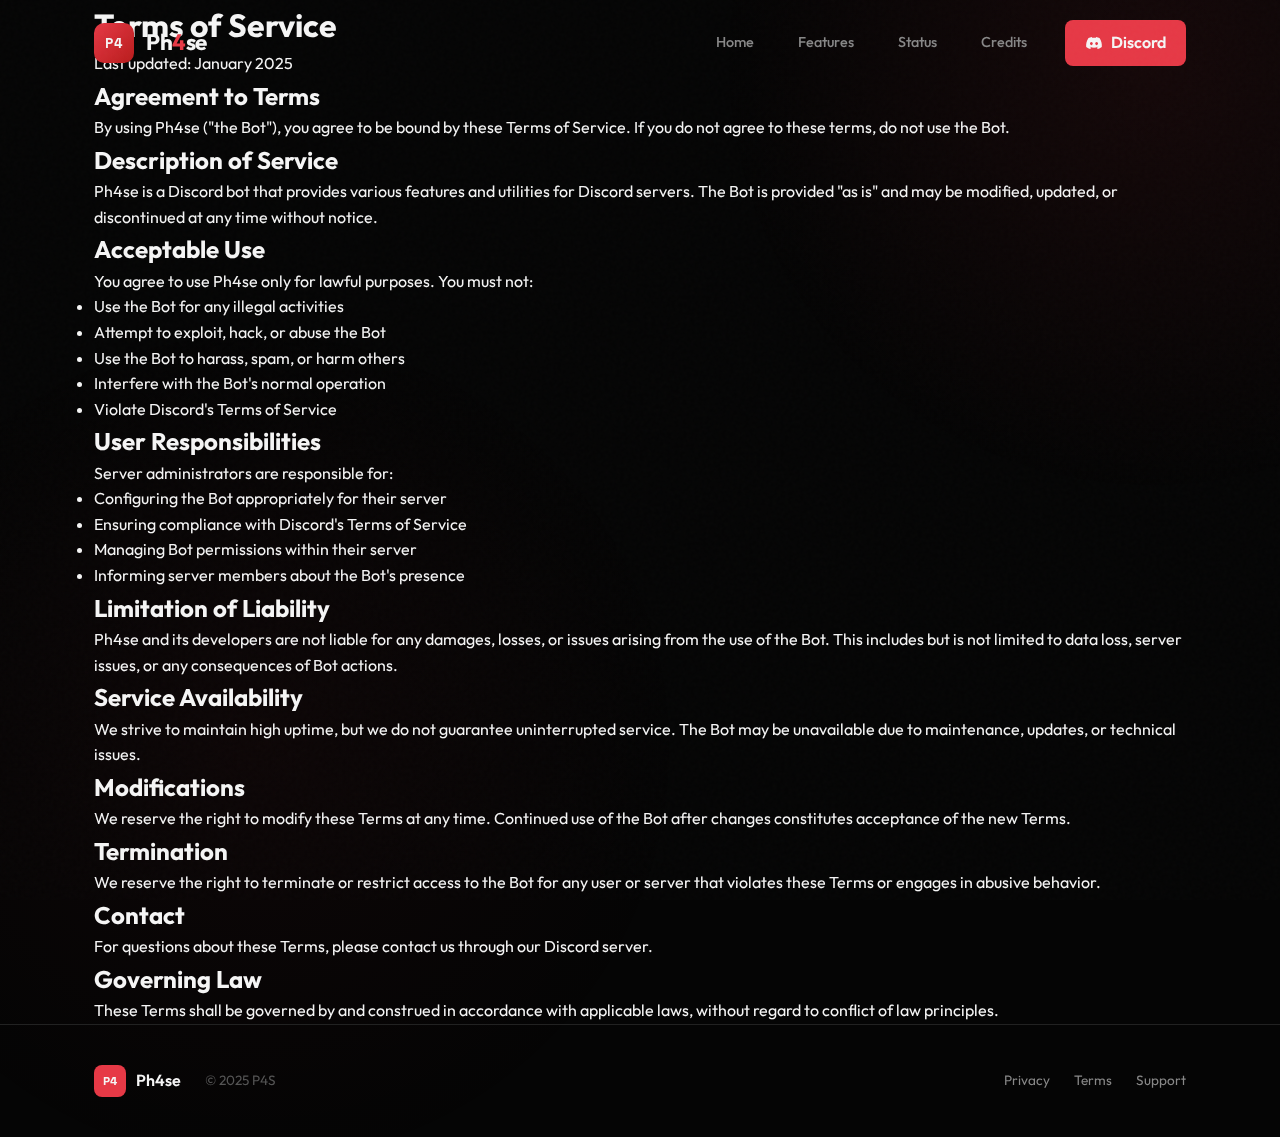
<file: terms.html>
<!DOCTYPE html>
<html lang="en">
<head>
    <meta charset="UTF-8">
    <meta name="viewport" content="width=device-width, initial-scale=1.0">
    <meta name="description" content="Ph4se Terms of Service">
    <meta name="theme-color" content="#cc1b1b">
    <title>Terms of Service • Ph4se</title>
    <link rel="stylesheet" href="css/style.css">
    <link rel="icon" type="image/svg+xml" href="data:image/svg+xml,%3Csvg xmlns='http://www.w3.org/2000/svg' viewBox='0 0 100 100'%3E%3Crect fill='%23cc1b1b' rx='22' width='100' height='100'/%3E%3Ctext x='50' y='66' font-family='monospace' font-size='44' font-weight='bold' fill='white' text-anchor='middle'%3EP4%3C/text%3E%3C/svg%3E">
</head>
<body>
    <div class="wrapper">
        <div class="bg-noise"></div>
        <div class="bg-grid"></div>
        <div class="bg-gradient bg-gradient-1"></div>
        <div class="bg-gradient bg-gradient-2"></div>

        <header class="header">
            <div class="container">
                <a href="index.html" class="logo">
                    <div class="logo-icon">P4</div>
                    <span class="logo-text">Ph<span>4</span>se</span>
                </a>
                <button class="nav-toggle" aria-label="Menu">
                    <span></span>
                    <span></span>
                    <span></span>
                </button>
                <nav class="nav">
                    <a href="index.html" class="nav-link">Home</a>
                    <a href="features.html" class="nav-link">Features</a>
                    <a href="status.html" class="nav-link">Status</a>
                    <a href="credits.html" class="nav-link">Credits</a>
                    <a href="discordredirect.html" class="nav-discord">
                        <svg viewBox="0 0 24 24" fill="currentColor"><path d="M19.27 5.33C17.94 4.71 16.5 4.26 15 4a.09.09 0 0 0-.07.03c-.18.33-.39.76-.53 1.09a16.09 16.09 0 0 0-4.8 0c-.14-.34-.35-.76-.54-1.09c-.01-.02-.04-.03-.07-.03c-1.5.26-2.93.71-4.27 1.33c-.01 0-.02.01-.03.02c-2.72 4.07-3.47 8.03-3.1 11.95c0 .02.01.04.03.05c1.8 1.32 3.53 2.12 5.24 2.65c.03.01.06 0 .07-.02c.4-.55.76-1.13 1.07-1.74c.02-.04 0-.08-.04-.09c-.57-.22-1.11-.48-1.64-.78c-.04-.02-.04-.08-.01-.11c.11-.08.22-.17.33-.25c.02-.02.05-.02.07-.01c3.44 1.57 7.15 1.57 10.55 0c.02-.01.05-.01.07.01c.11.09.22.17.33.26c.04.03.04.09-.01.11c-.52.31-1.07.56-1.64.78c-.04.01-.05.06-.04.09c.32.61.68 1.19 1.07 1.74c.03.01.06.02.09.01c1.72-.53 3.45-1.33 5.25-2.65c.02-.01.03-.03.03-.05c.44-4.53-.73-8.46-3.1-11.95c-.01-.01-.02-.02-.04-.02zM8.52 14.91c-1.03 0-1.89-.95-1.89-2.12s.84-2.12 1.89-2.12c1.06 0 1.9.96 1.89 2.12c0 1.17-.84 2.12-1.89 2.12zm6.97 0c-1.03 0-1.89-.95-1.89-2.12s.84-2.12 1.89-2.12c1.06 0 1.9.96 1.89 2.12c0 1.17-.83 2.12-1.89 2.12z"/></svg>
                        <span>Discord</span>
                    </a>
                </nav>
            </div>
        </header>

        <main class="main">
            <section class="legal-page">
                <div class="container">
                    <div class="legal-content fade-in">
                        <h1>Terms of Service</h1>
                        <p class="legal-updated">Last updated: January 2025</p>

                        <h2>Agreement to Terms</h2>
                        <p>By using Ph4se ("the Bot"), you agree to be bound by these Terms of Service. If you do not agree to these terms, do not use the Bot.</p>

                        <h2>Description of Service</h2>
                        <p>Ph4se is a Discord bot that provides various features and utilities for Discord servers. The Bot is provided "as is" and may be modified, updated, or discontinued at any time without notice.</p>

                        <h2>Acceptable Use</h2>
                        <p>You agree to use Ph4se only for lawful purposes. You must not:</p>
                        <ul>
                            <li>Use the Bot for any illegal activities</li>
                            <li>Attempt to exploit, hack, or abuse the Bot</li>
                            <li>Use the Bot to harass, spam, or harm others</li>
                            <li>Interfere with the Bot's normal operation</li>
                            <li>Violate Discord's Terms of Service</li>
                        </ul>

                        <h2>User Responsibilities</h2>
                        <p>Server administrators are responsible for:</p>
                        <ul>
                            <li>Configuring the Bot appropriately for their server</li>
                            <li>Ensuring compliance with Discord's Terms of Service</li>
                            <li>Managing Bot permissions within their server</li>
                            <li>Informing server members about the Bot's presence</li>
                        </ul>

                        <h2>Limitation of Liability</h2>
                        <p>Ph4se and its developers are not liable for any damages, losses, or issues arising from the use of the Bot. This includes but is not limited to data loss, server issues, or any consequences of Bot actions.</p>

                        <h2>Service Availability</h2>
                        <p>We strive to maintain high uptime, but we do not guarantee uninterrupted service. The Bot may be unavailable due to maintenance, updates, or technical issues.</p>

                        <h2>Modifications</h2>
                        <p>We reserve the right to modify these Terms at any time. Continued use of the Bot after changes constitutes acceptance of the new Terms.</p>

                        <h2>Termination</h2>
                        <p>We reserve the right to terminate or restrict access to the Bot for any user or server that violates these Terms or engages in abusive behavior.</p>

                        <h2>Contact</h2>
                        <p>For questions about these Terms, please contact us through our <a href="discordredirect.html">Discord server</a>.</p>

                        <h2>Governing Law</h2>
                        <p>These Terms shall be governed by and construed in accordance with applicable laws, without regard to conflict of law principles.</p>
                    </div>
                </div>
            </section>
        </main>

        <footer class="footer">
            <div class="container">
                <div class="footer-left">
                    <div class="footer-logo">
                        <div class="footer-logo-icon">P4</div>
                        <span>Ph4se</span>
                    </div>
                    <span class="footer-copy">© 2025 P4S</span>
                </div>
                <div class="footer-links">
                    <a href="privacy.html" class="footer-link">Privacy</a>
                    <a href="terms.html" class="footer-link">Terms</a>
                    <a href="discordredirect.html" class="footer-link">Support</a>
                </div>
            </div>
        </footer>
    </div>
    <script src="js/main.js"></script>
</body>
</html>
</file>
<file: css/style.css>
/* ================================================
   PH4SE DISCORD BOT - STYLESHEET
   ================================================ */

/* FONTS */
@import url('https://fonts.googleapis.com/css2?family=Outfit:wght@300;400;500;600;700;800&family=Space+Mono:wght@400;700&display=swap');

/* ================================================
   ROOT VARIABLES
   ================================================ */
:root {
    --black: #050505;
    --black-light: #0a0a0a;
    --black-mid: #0f0f0f;
    --dark: #141414;
    --dark-light: #1a1a1a;
    --gray-dark: #222;
    --gray: #333;
    --gray-mid: #555;
    --gray-light: #888;
    --white: #f5f5f5;
    --white-dim: #ccc;
    
    --red: #e63946;
    --red-dark: #b91c1c;
    --red-light: #ff4d5a;
    --red-glow: rgba(230, 57, 70, 0.5);
    --red-soft: rgba(230, 57, 70, 0.08);
    
    --green: #10b981;
    --yellow: #f59e0b;
    
    --font-main: 'Outfit', -apple-system, sans-serif;
    --font-mono: 'Space Mono', monospace;
    
    --transition: 0.3s cubic-bezier(0.4, 0, 0.2, 1);
    --transition-slow: 0.5s cubic-bezier(0.4, 0, 0.2, 1);
}

/* ================================================
   RESET & BASE
   ================================================ */
*, *::before, *::after {
    margin: 0;
    padding: 0;
    box-sizing: border-box;
}

html {
    scroll-behavior: smooth;
}

body {
    font-family: var(--font-main);
    background: var(--black);
    color: var(--white);
    line-height: 1.6;
    overflow-x: hidden;
    min-height: 100vh;
}

a {
    text-decoration: none;
    color: inherit;
}

img {
    max-width: 100%;
    display: block;
}

button {
    font-family: inherit;
    cursor: pointer;
    border: none;
    background: none;
}

::selection {
    background: var(--red);
    color: var(--white);
}

/* ================================================
   SCROLLBAR
   ================================================ */
::-webkit-scrollbar {
    width: 8px;
}

::-webkit-scrollbar-track {
    background: var(--black);
}

::-webkit-scrollbar-thumb {
    background: var(--gray);
    border-radius: 4px;
}

::-webkit-scrollbar-thumb:hover {
    background: var(--red);
}

/* ================================================
   BACKGROUND EFFECTS
   ================================================ */
.bg-noise {
    position: fixed;
    inset: 0;
    pointer-events: none;
    z-index: 9999;
    opacity: 0.02;
    background-image: url("data:image/svg+xml,%3Csvg viewBox='0 0 256 256' xmlns='http://www.w3.org/2000/svg'%3E%3Cfilter id='noise'%3E%3CfeTurbulence type='fractalNoise' baseFrequency='0.9' numOctaves='4' stitchTiles='stitch'/%3E%3C/filter%3E%3Crect width='100%25' height='100%25' filter='url(%23noise)'/%3E%3C/svg%3E");
}

.bg-gradient {
    position: fixed;
    top: -50%;
    right: -30%;
    width: 80vw;
    height: 80vw;
    background: radial-gradient(circle, var(--red-glow) 0%, transparent 60%);
    opacity: 0.15;
    pointer-events: none;
    z-index: -1;
    animation: float 20s ease-in-out infinite;
}

.bg-gradient-2 {
    top: auto;
    bottom: -40%;
    right: auto;
    left: -20%;
    opacity: 0.08;
    animation-delay: -10s;
}

@keyframes float {
    0%, 100% { transform: translate(0, 0) scale(1); }
    50% { transform: translate(30px, -30px) scale(1.1); }
}

/* ================================================
   LAYOUT
   ================================================ */
.wrapper {
    min-height: 100vh;
    display: flex;
    flex-direction: column;
}

.container {
    width: 100%;
    max-width: 1140px;
    margin: 0 auto;
    padding: 0 24px;
}

.main {
    flex: 1;
}

/* ================================================
   HEADER & NAVIGATION
   ================================================ */
.header {
    position: fixed;
    top: 0;
    left: 0;
    right: 0;
    z-index: 1000;
    padding: 20px 0;
    transition: var(--transition);
}

.header.scrolled {
    background: rgba(5, 5, 5, 0.9);
    backdrop-filter: blur(20px);
    -webkit-backdrop-filter: blur(20px);
    border-bottom: 1px solid var(--gray-dark);
    padding: 16px 0;
}

.header .container {
    display: flex;
    align-items: center;
    justify-content: space-between;
}

/* Logo */
.logo {
    display: flex;
    align-items: center;
    gap: 12px;
    font-weight: 700;
    font-size: 1.4rem;
    letter-spacing: -0.02em;
    transition: var(--transition);
}

.logo:hover {
    opacity: 0.8;
}

.logo-icon {
    width: 40px;
    height: 40px;
    background: linear-gradient(135deg, var(--red) 0%, var(--red-dark) 100%);
    border-radius: 10px;
    display: flex;
    align-items: center;
    justify-content: center;
    font-family: var(--font-mono);
    font-size: 0.9rem;
    font-weight: 700;
    position: relative;
    overflow: hidden;
}

.logo-icon::after {
    content: '';
    position: absolute;
    inset: 0;
    background: linear-gradient(45deg, transparent 40%, rgba(255,255,255,0.1) 50%, transparent 60%);
    transform: translateX(-100%);
}

.logo:hover .logo-icon::after {
    animation: shine 0.6s ease;
}

@keyframes shine {
    to { transform: translateX(100%); }
}

.logo-text span {
    color: var(--red);
}

/* Navigation */
.nav {
    display: flex;
    align-items: center;
    gap: 8px;
}

.nav-link {
    padding: 10px 18px;
    font-size: 0.9rem;
    font-weight: 500;
    color: var(--gray-light);
    border-radius: 8px;
    transition: var(--transition);
    position: relative;
}

.nav-link:hover {
    color: var(--white);
    background: var(--red-soft);
}

.nav-link.active {
    color: var(--white);
}

.nav-link.active::after {
    content: '';
    position: absolute;
    bottom: 6px;
    left: 50%;
    transform: translateX(-50%);
    width: 4px;
    height: 4px;
    background: var(--red);
    border-radius: 50%;
}

.nav-discord {
    margin-left: 12px;
    padding: 10px 20px;
    background: var(--red);
    color: var(--white) !important;
    font-weight: 600;
    border-radius: 8px;
    display: flex;
    align-items: center;
    gap: 8px;
    transition: var(--transition);
}

.nav-discord:hover {
    background: var(--red-light);
    transform: translateY(-2px);
    box-shadow: 0 10px 30px var(--red-glow);
}

.nav-discord svg {
    width: 18px;
    height: 18px;
}

/* Mobile Toggle */
.nav-toggle {
    display: none;
    flex-direction: column;
    gap: 5px;
    padding: 8px;
    z-index: 1001;
}

.nav-toggle span {
    width: 22px;
    height: 2px;
    background: var(--white);
    border-radius: 2px;
    transition: var(--transition);
}

.nav-toggle.active span:nth-child(1) {
    transform: rotate(45deg) translate(5px, 5px);
}

.nav-toggle.active span:nth-child(2) {
    opacity: 0;
}

.nav-toggle.active span:nth-child(3) {
    transform: rotate(-45deg) translate(5px, -5px);
}

/* ================================================
   HERO SECTION
   ================================================ */
.hero {
    min-height: 100vh;
    display: flex;
    align-items: center;
    justify-content: center;
    padding: 120px 0 80px;
    position: relative;
}

.hero-content {
    text-align: center;
    max-width: 700px;
}

.hero-tag {
    display: inline-flex;
    align-items: center;
    gap: 10px;
    padding: 8px 16px 8px 12px;
    background: var(--dark);
    border: 1px solid var(--gray-dark);
    border-radius: 100px;
    font-size: 0.85rem;
    color: var(--gray-light);
    margin-bottom: 32px;
    animation: fadeUp 0.8s ease forwards;
}

.hero-tag-dot {
    width: 8px;
    height: 8px;
    background: var(--green);
    border-radius: 50%;
    animation: pulse 2s infinite;
}

@keyframes pulse {
    0%, 100% { opacity: 1; box-shadow: 0 0 0 0 rgba(16, 185, 129, 0.4); }
    50% { opacity: 0.8; box-shadow: 0 0 0 8px rgba(16, 185, 129, 0); }
}

.hero-title {
    font-size: clamp(2.5rem, 7vw, 4.5rem);
    font-weight: 800;
    line-height: 1.05;
    letter-spacing: -0.03em;
    margin-bottom: 24px;
    animation: fadeUp 0.8s ease 0.1s forwards;
    opacity: 0;
}

.hero-title .accent {
    background: linear-gradient(135deg, var(--red) 0%, var(--red-light) 100%);
    -webkit-background-clip: text;
    -webkit-text-fill-color: transparent;
    background-clip: text;
}

.hero-title .code {
    font-family: var(--font-mono);
    font-size: 0.85em;
    color: var(--red);
    -webkit-text-fill-color: var(--red);
}

.hero-desc {
    font-size: 1.15rem;
    color: var(--gray-light);
    max-width: 500px;
    margin: 0 auto 40px;
    line-height: 1.7;
    animation: fadeUp 0.8s ease 0.2s forwards;
    opacity: 0;
}

.hero-actions {
    display: flex;
    align-items: center;
    justify-content: center;
    gap: 16px;
    flex-wrap: wrap;
    animation: fadeUp 0.8s ease 0.3s forwards;
    opacity: 0;
}

/* Buttons */
.btn {
    display: inline-flex;
    align-items: center;
    justify-content: center;
    gap: 10px;
    padding: 14px 28px;
    font-size: 0.95rem;
    font-weight: 600;
    border-radius: 10px;
    transition: var(--transition);
}

.btn-primary {
    background: var(--red);
    color: var(--white);
}

.btn-primary:hover {
    background: var(--red-light);
    transform: translateY(-3px);
    box-shadow: 0 15px 40px var(--red-glow);
}

.btn-secondary {
    background: var(--dark-light);
    color: var(--white);
    border: 1px solid var(--gray-dark);
}

.btn-secondary:hover {
    background: var(--gray-dark);
    border-color: var(--gray);
    transform: translateY(-3px);
}

.btn svg {
    width: 20px;
    height: 20px;
}

/* Hero Stats */
.hero-stats {
    display: flex;
    align-items: center;
    justify-content: center;
    gap: 48px;
    margin-top: 64px;
    padding-top: 48px;
    border-top: 1px solid var(--gray-dark);
    animation: fadeUp 0.8s ease 0.4s forwards;
    opacity: 0;
}

.stat {
    text-align: center;
}

.stat-num {
    font-family: var(--font-mono);
    font-size: 2rem;
    font-weight: 700;
    color: var(--red);
    display: block;
}

.stat-label {
    font-size: 0.8rem;
    color: var(--gray-mid);
    text-transform: uppercase;
    letter-spacing: 0.1em;
    margin-top: 4px;
}

@keyframes fadeUp {
    from {
        opacity: 0;
        transform: translateY(30px);
    }
    to {
        opacity: 1;
        transform: translateY(0);
    }
}

/* ================================================
   SECTIONS COMMON
   ================================================ */
.section {
    padding: 100px 0;
}

.section-header {
    text-align: center;
    margin-bottom: 64px;
}

.section-tag {
    display: inline-block;
    font-family: var(--font-mono);
    font-size: 0.8rem;
    color: var(--red);
    text-transform: uppercase;
    letter-spacing: 0.15em;
    margin-bottom: 16px;
}

.section-title {
    font-size: clamp(1.8rem, 4vw, 2.8rem);
    font-weight: 700;
    letter-spacing: -0.02em;
    margin-bottom: 16px;
}

.section-desc {
    font-size: 1.05rem;
    color: var(--gray-light);
    max-width: 550px;
    margin: 0 auto;
}

/* ================================================
   FEATURES PAGE
   ================================================ */
.features-hero {
    padding: 160px 0 80px;
    text-align: center;
}

.features-grid {
    display: grid;
    grid-template-columns: repeat(3, 1fr);
    gap: 24px;
}

.feature-card {
    background: var(--dark);
    border: 1px solid var(--gray-dark);
    border-radius: 16px;
    padding: 32px;
    transition: var(--transition);
    position: relative;
    overflow: hidden;
}

.feature-card::before {
    content: '';
    position: absolute;
    top: 0;
    left: 0;
    right: 0;
    height: 2px;
    background: linear-gradient(90deg, transparent, var(--red), transparent);
    opacity: 0;
    transition: var(--transition);
}

.feature-card:hover {
    border-color: var(--gray);
    transform: translateY(-8px);
    box-shadow: 0 20px 60px rgba(0, 0, 0, 0.4);
}

.feature-card:hover::before {
    opacity: 1;
}

.feature-icon {
    width: 52px;
    height: 52px;
    background: var(--red-soft);
    border-radius: 12px;
    display: flex;
    align-items: center;
    justify-content: center;
    margin-bottom: 20px;
    font-size: 1.5rem;
}

.feature-title {
    font-size: 1.15rem;
    font-weight: 600;
    margin-bottom: 10px;
}

.feature-desc {
    font-size: 0.9rem;
    color: var(--gray-light);
    line-height: 1.7;
}

/* Feature highlight */
.feature-card.highlight {
    grid-column: span 2;
    background: linear-gradient(135deg, var(--dark) 0%, var(--dark-light) 100%);
    display: grid;
    grid-template-columns: 1fr 1fr;
    gap: 40px;
    align-items: center;
}

.feature-card.highlight .feature-content {
    padding-right: 20px;
}

.feature-card.highlight .feature-visual {
    background: var(--black);
    border-radius: 12px;
    padding: 24px;
    font-family: var(--font-mono);
    font-size: 0.85rem;
    color: var(--gray-light);
    border: 1px solid var(--gray-dark);
}

.feature-card.highlight .feature-visual code {
    color: var(--red);
}

/* ================================================
   STATUS PAGE
   ================================================ */
.status-hero {
    padding: 160px 0 60px;
    text-align: center;
}

.status-overview {
    display: flex;
    align-items: center;
    justify-content: center;
    gap: 24px;
    margin-bottom: 48px;
    flex-wrap: wrap;
}

.status-badge {
    display: flex;
    align-items: center;
    gap: 12px;
    padding: 16px 24px;
    background: var(--dark);
    border: 1px solid var(--gray-dark);
    border-radius: 12px;
}

.status-badge-dot {
    width: 12px;
    height: 12px;
    border-radius: 50%;
}

.status-badge-dot.online {
    background: var(--green);
    box-shadow: 0 0 20px rgba(16, 185, 129, 0.5);
    animation: pulse 2s infinite;
}

.status-badge-dot.offline {
    background: var(--red);
}

.status-badge-dot.maintenance {
    background: var(--yellow);
}

.status-badge-text {
    font-weight: 600;
}

.status-uptime {
    font-family: var(--font-mono);
    font-size: 0.9rem;
    color: var(--gray-light);
}

.status-uptime span {
    color: var(--green);
    font-weight: 700;
}

.status-card {
    background: var(--dark);
    border: 1px solid var(--gray-dark);
    border-radius: 16px;
    overflow: hidden;
    max-width: 700px;
    margin: 0 auto;
}

.status-card-header {
    padding: 20px 24px;
    border-bottom: 1px solid var(--gray-dark);
    display: flex;
    align-items: center;
    justify-content: space-between;
}

.status-card-title {
    font-size: 0.9rem;
    color: var(--gray-light);
    text-transform: uppercase;
    letter-spacing: 0.1em;
}

.status-card-time {
    font-family: var(--font-mono);
    font-size: 0.8rem;
    color: var(--gray-mid);
}

.status-list {
    list-style: none;
}

.status-item {
    display: flex;
    align-items: center;
    justify-content: space-between;
    padding: 20px 24px;
    border-bottom: 1px solid var(--gray-dark);
    transition: var(--transition);
}

.status-item:last-child {
    border-bottom: none;
}

.status-item:hover {
    background: var(--dark-light);
}

.status-item-info {
    display: flex;
    align-items: center;
    gap: 14px;
}

.status-item-icon {
    width: 40px;
    height: 40px;
    background: var(--black);
    border-radius: 10px;
    display: flex;
    align-items: center;
    justify-content: center;
    font-size: 1.1rem;
}

.status-item-name {
    font-weight: 500;
}

.status-item-tag {
    font-size: 0.75rem;
    padding: 4px 10px;
    border-radius: 6px;
    font-weight: 600;
}

.status-item-tag.operational {
    background: rgba(16, 185, 129, 0.1);
    color: var(--green);
}

.status-item-tag.degraded {
    background: rgba(245, 158, 11, 0.1);
    color: var(--yellow);
}

.status-item-tag.down {
    background: rgba(230, 57, 70, 0.1);
    color: var(--red);
}

/* Uptime bars */
.uptime-section {
    margin-top: 48px;
}

.uptime-card {
    background: var(--dark);
    border: 1px solid var(--gray-dark);
    border-radius: 16px;
    padding: 24px;
    max-width: 700px;
    margin: 0 auto;
}

.uptime-header {
    display: flex;
    align-items: center;
    justify-content: space-between;
    margin-bottom: 16px;
}

.uptime-title {
    font-weight: 500;
}

.uptime-percent {
    font-family: var(--font-mono);
    color: var(--green);
    font-weight: 700;
}

.uptime-bars {
    display: flex;
    gap: 3px;
}

.uptime-bar {
    flex: 1;
    height: 32px;
    background: var(--green);
    border-radius: 4px;
    transition: var(--transition);
}

.uptime-bar:hover {
    transform: scaleY(1.2);
}

.uptime-bar.partial {
    background: var(--yellow);
}

.uptime-bar.down {
    background: var(--red);
}

.uptime-legend {
    display: flex;
    justify-content: space-between;
    margin-top: 12px;
    font-size: 0.75rem;
    color: var(--gray-mid);
    font-family: var(--font-mono);
}

/* ================================================
   CREDITS PAGE
   ================================================ */
.credits-hero {
    padding: 160px 0 60px;
    text-align: center;
}

.credits-grid {
    display: grid;
    grid-template-columns: repeat(auto-fit, minmax(280px, 1fr));
    gap: 24px;
    max-width: 900px;
    margin: 0 auto;
}

.credit-card {
    background: var(--dark);
    border: 1px solid var(--gray-dark);
    border-radius: 16px;
    padding: 40px 32px;
    text-align: center;
    transition: var(--transition);
    position: relative;
}

.credit-card::after {
    content: '';
    position: absolute;
    inset: 0;
    border-radius: 16px;
    padding: 1px;
    background: linear-gradient(135deg, var(--red), transparent, transparent);
    -webkit-mask: linear-gradient(#fff 0 0) content-box, linear-gradient(#fff 0 0);
    mask: linear-gradient(#fff 0 0) content-box, linear-gradient(#fff 0 0);
    -webkit-mask-composite: xor;
    mask-composite: exclude;
    opacity: 0;
    transition: var(--transition);
}

.credit-card:hover {
    transform: translateY(-8px);
}

.credit-card:hover::after {
    opacity: 1;
}

.credit-avatar {
    width: 90px;
    height: 90px;
    background: linear-gradient(135deg, var(--red) 0%, var(--red-dark) 100%);
    border-radius: 50%;
    display: flex;
    align-items: center;
    justify-content: center;
    margin: 0 auto 24px;
    font-size: 2.2rem;
    position: relative;
}

.credit-avatar img {
    width: 100%;
    height: 100%;
    border-radius: 50%;
    object-fit: cover;
}

.credit-name {
    font-size: 1.25rem;
    font-weight: 700;
    margin-bottom: 4px;
}

.credit-role {
    font-family: var(--font-mono);
    font-size: 0.8rem;
    color: var(--red);
    text-transform: uppercase;
    letter-spacing: 0.1em;
    margin-bottom: 16px;
}

.credit-desc {
    font-size: 0.9rem;
    color: var(--gray-light);
    line-height: 1.6;
    margin-bottom: 20px;
}

.credit-links {
    display: flex;
    align-items: center;
    justify-content: center;
    gap: 12px;
}

.credit-link {
    width: 36px;
    height: 36px;
    background: var(--black);
    border-radius: 8px;
    display: flex;
    align-items: center;
    justify-content: center;
    color: var(--gray-light);
    transition: var(--transition);
}

.credit-link:hover {
    background: var(--red);
    color: var(--white);
}

.credit-link svg {
    width: 18px;
    height: 18px;
}

/* ================================================
   FOOTER
   ================================================ */
.footer {
    border-top: 1px solid var(--gray-dark);
    padding: 40px 0;
    margin-top: auto;
}

.footer .container {
    display: flex;
    align-items: center;
    justify-content: space-between;
    flex-wrap: wrap;
    gap: 20px;
}

.footer-left {
    display: flex;
    align-items: center;
    gap: 24px;
}

.footer-logo {
    display: flex;
    align-items: center;
    gap: 10px;
    font-weight: 600;
}

.footer-logo-icon {
    width: 32px;
    height: 32px;
    background: var(--red);
    border-radius: 8px;
    display: flex;
    align-items: center;
    justify-content: center;
    font-family: var(--font-mono);
    font-size: 0.75rem;
    font-weight: 700;
}

.footer-copy {
    font-size: 0.85rem;
    color: var(--gray-mid);
}

.footer-links {
    display: flex;
    gap: 24px;
}

.footer-link {
    font-size: 0.85rem;
    color: var(--gray-light);
    transition: var(--transition);
}

.footer-link:hover {
    color: var(--red);
}

/* ================================================
   RESPONSIVE
   ================================================ */
@media (max-width: 1024px) {
    .features-grid {
        grid-template-columns: repeat(2, 1fr);
    }
    
    .feature-card.highlight {
        grid-column: span 2;
    }
}

@media (max-width: 768px) {
    .nav {
        position: fixed;
        top: 0;
        right: -100%;
        width: 280px;
        height: 100vh;
        background: var(--black);
        border-left: 1px solid var(--gray-dark);
        flex-direction: column;
        padding: 100px 32px 32px;
        gap: 8px;
        transition: var(--transition-slow);
    }
    
    .nav.active {
        right: 0;
    }
    
    .nav-link {
        width: 100%;
        padding: 14px 18px;
    }
    
    .nav-discord {
        width: 100%;
        margin-left: 0;
        margin-top: 16px;
        justify-content: center;
    }
    
    .nav-toggle {
        display: flex;
    }
    
    .hero-stats {
        gap: 32px;
    }
    
    .features-grid {
        grid-template-columns: 1fr;
    }
    
    .feature-card.highlight {
        grid-column: span 1;
        grid-template-columns: 1fr;
    }
    
    .feature-card.highlight .feature-visual {
        order: -1;
    }
    
    .footer .container {
        flex-direction: column;
        text-align: center;
    }
    
    .footer-left {
        flex-direction: column;
    }
}

@media (max-width: 480px) {
    .hero-title {
        font-size: 2.2rem;
    }
    
    .hero-actions {
        flex-direction: column;
        width: 100%;
    }
    
    .btn {
        width: 100%;
    }
    
    .hero-stats {
        flex-direction: column;
        gap: 24px;
    }
    
    .status-overview {
        flex-direction: column;
    }
}

/* ================================================
   ANIMATIONS
   ================================================ */
.fade-in {
    opacity: 0;
    transform: translateY(40px);
    transition: opacity 0.6s ease, transform 0.6s ease;
}

.fade-in.visible {
    opacity: 1;
    transform: translateY(0);
}

.fade-in-delay-1 { transition-delay: 0.1s; }
.fade-in-delay-2 { transition-delay: 0.2s; }
.fade-in-delay-3 { transition-delay: 0.3s; }
.fade-in-delay-4 { transition-delay: 0.4s; }
.fade-in-delay-5 { transition-delay: 0.5s; }
.fade-in-delay-6 { transition-delay: 0.6s; }
</file>
